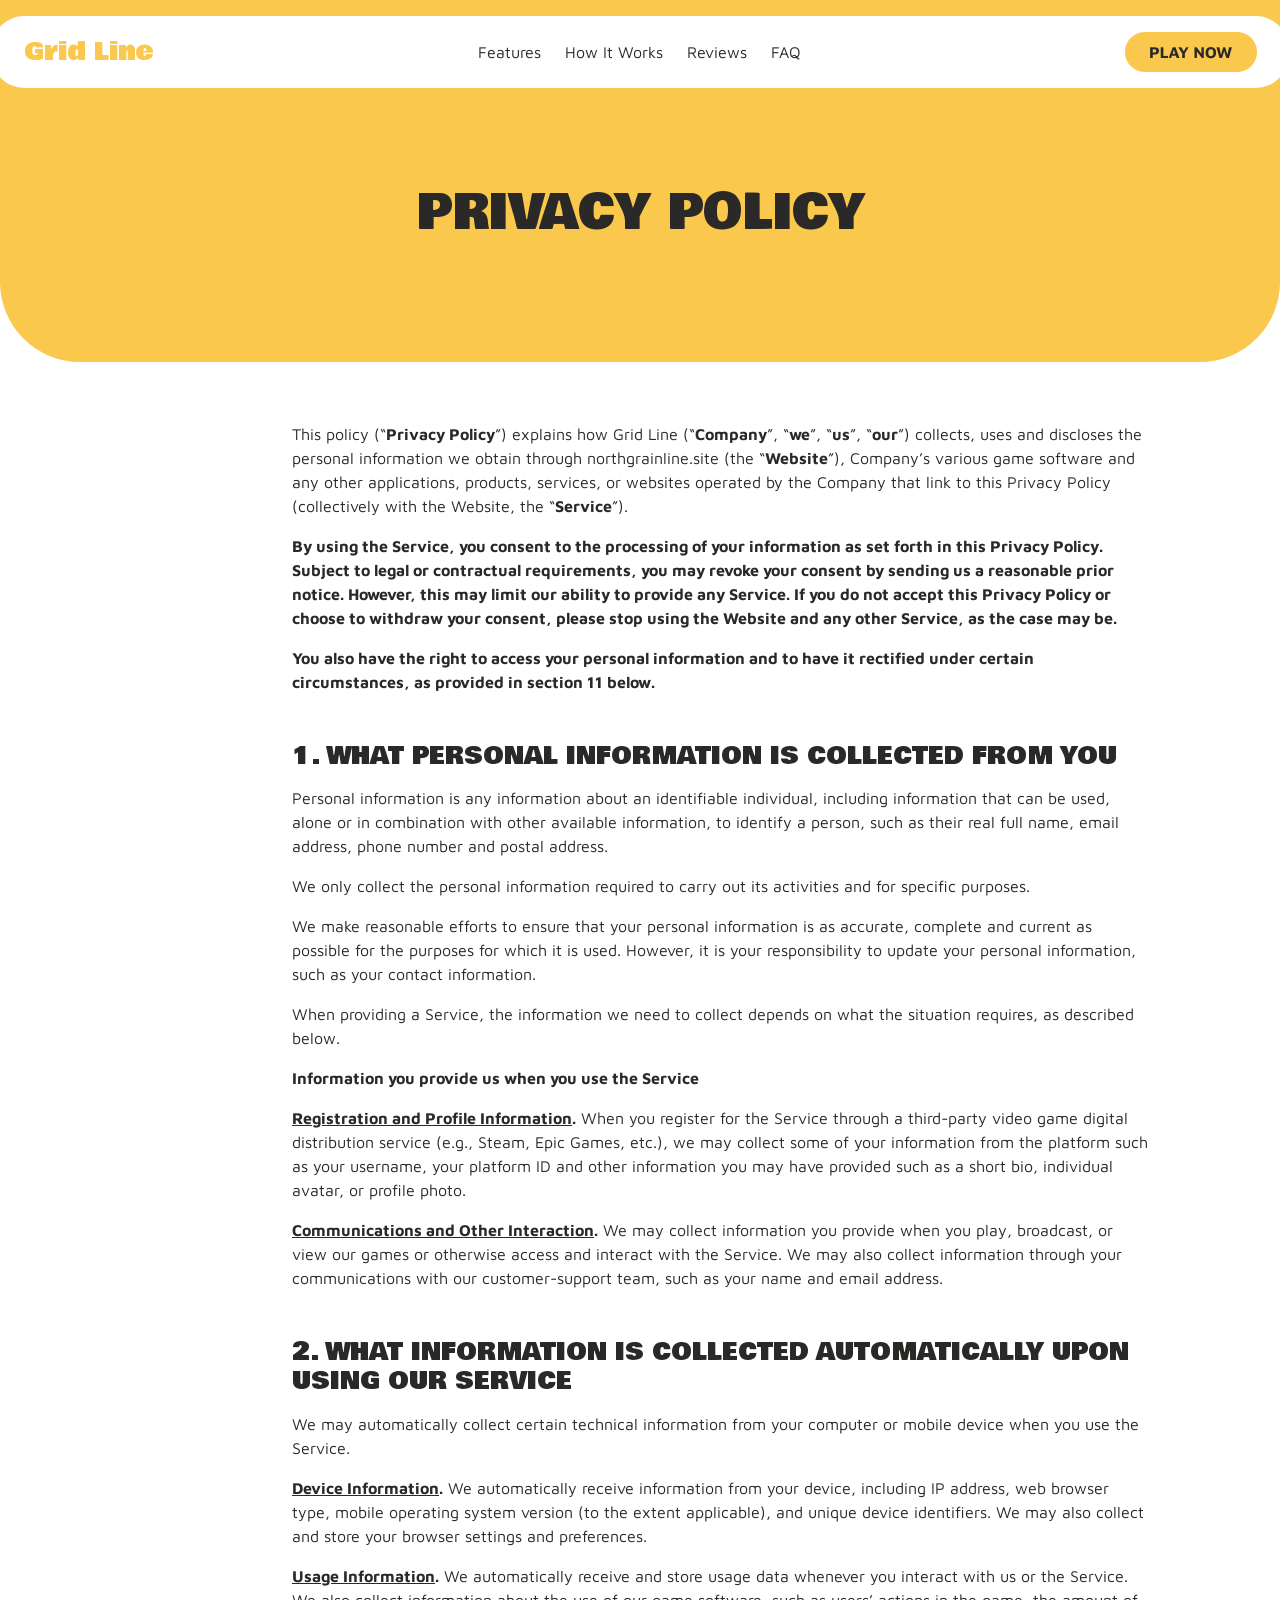
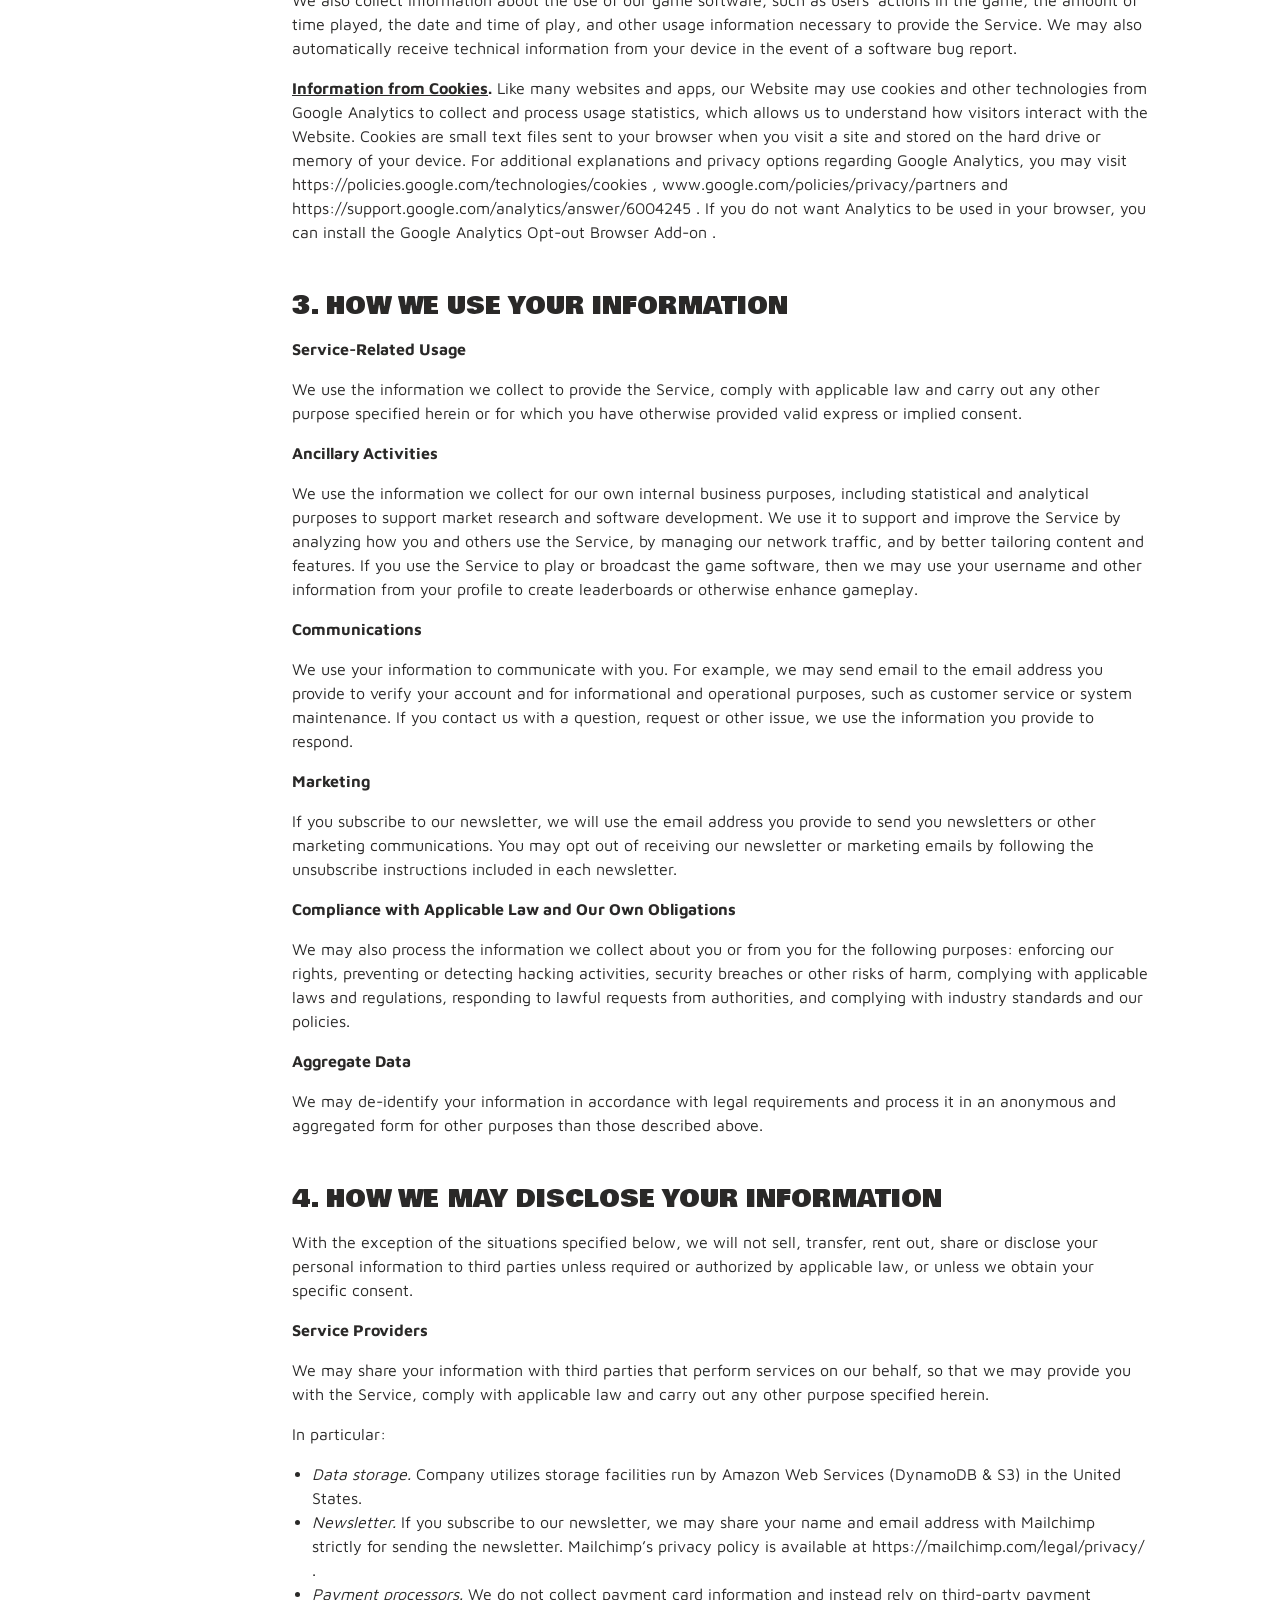
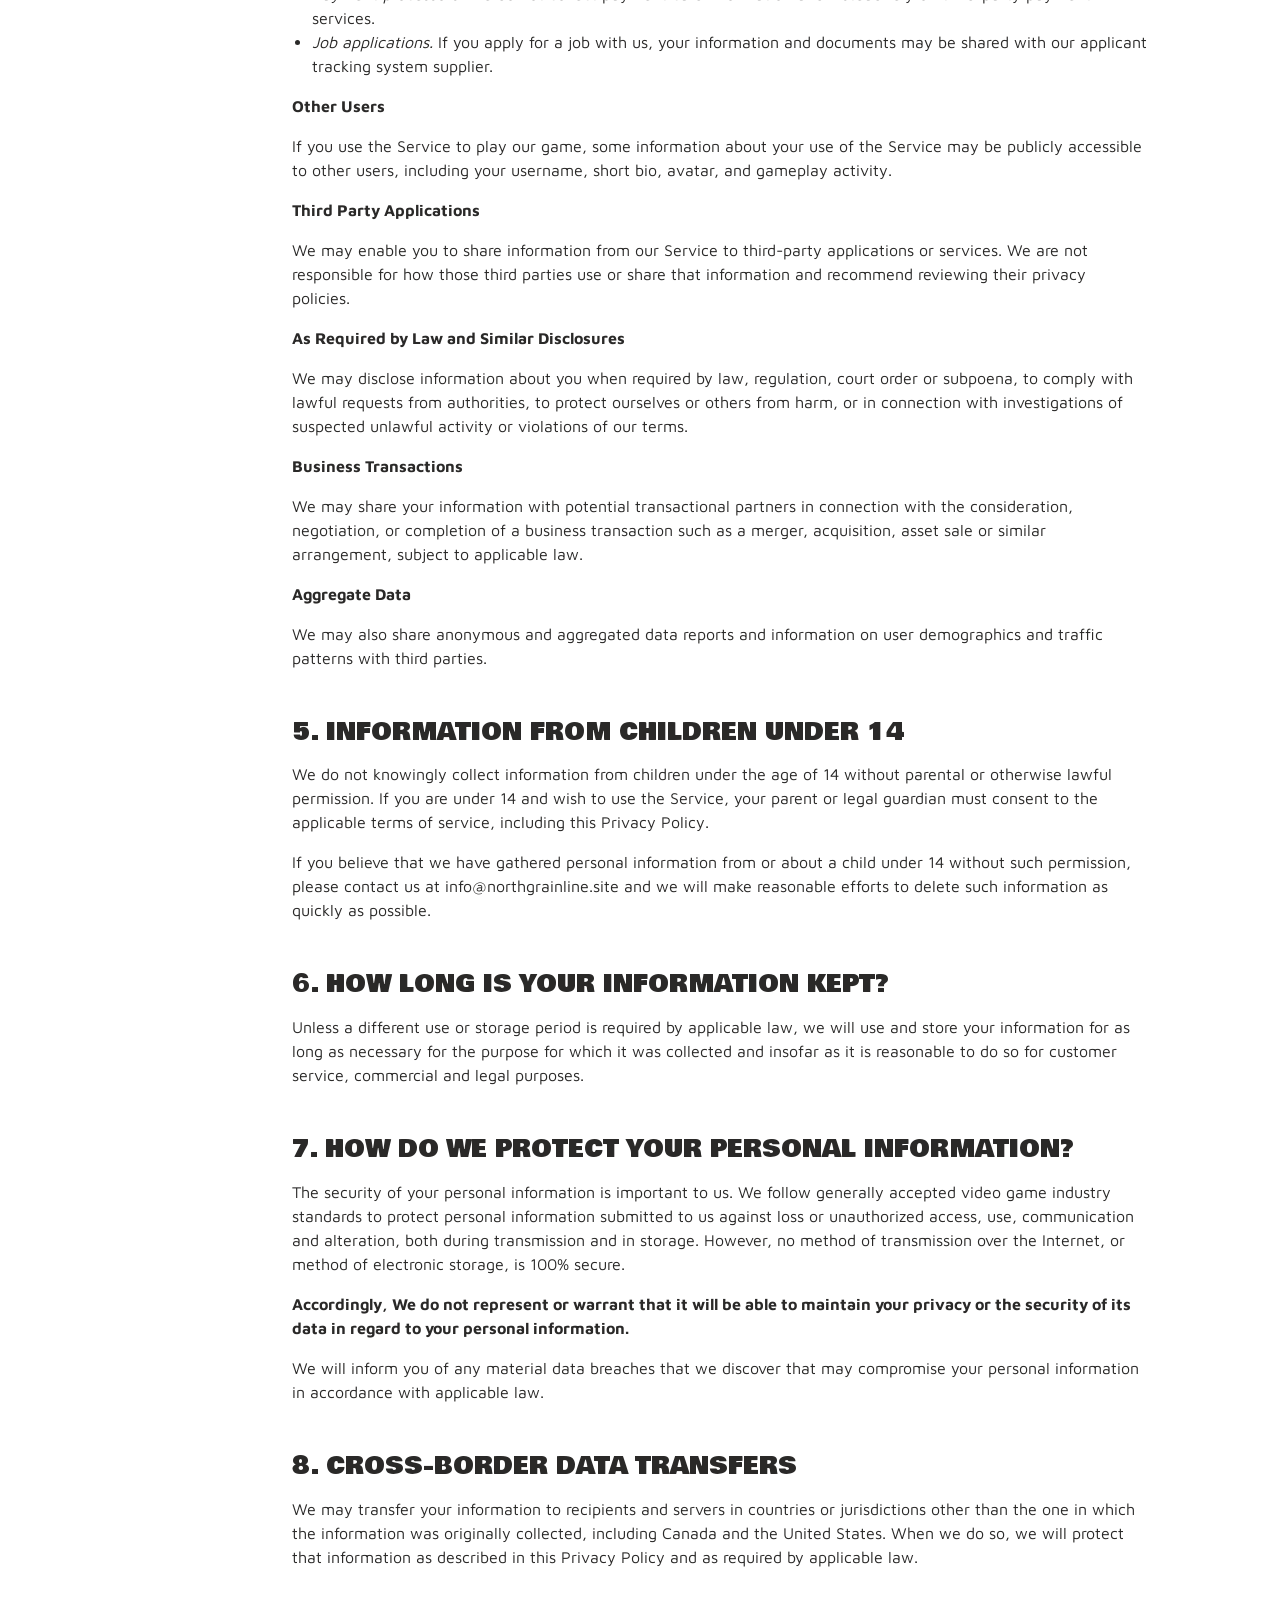
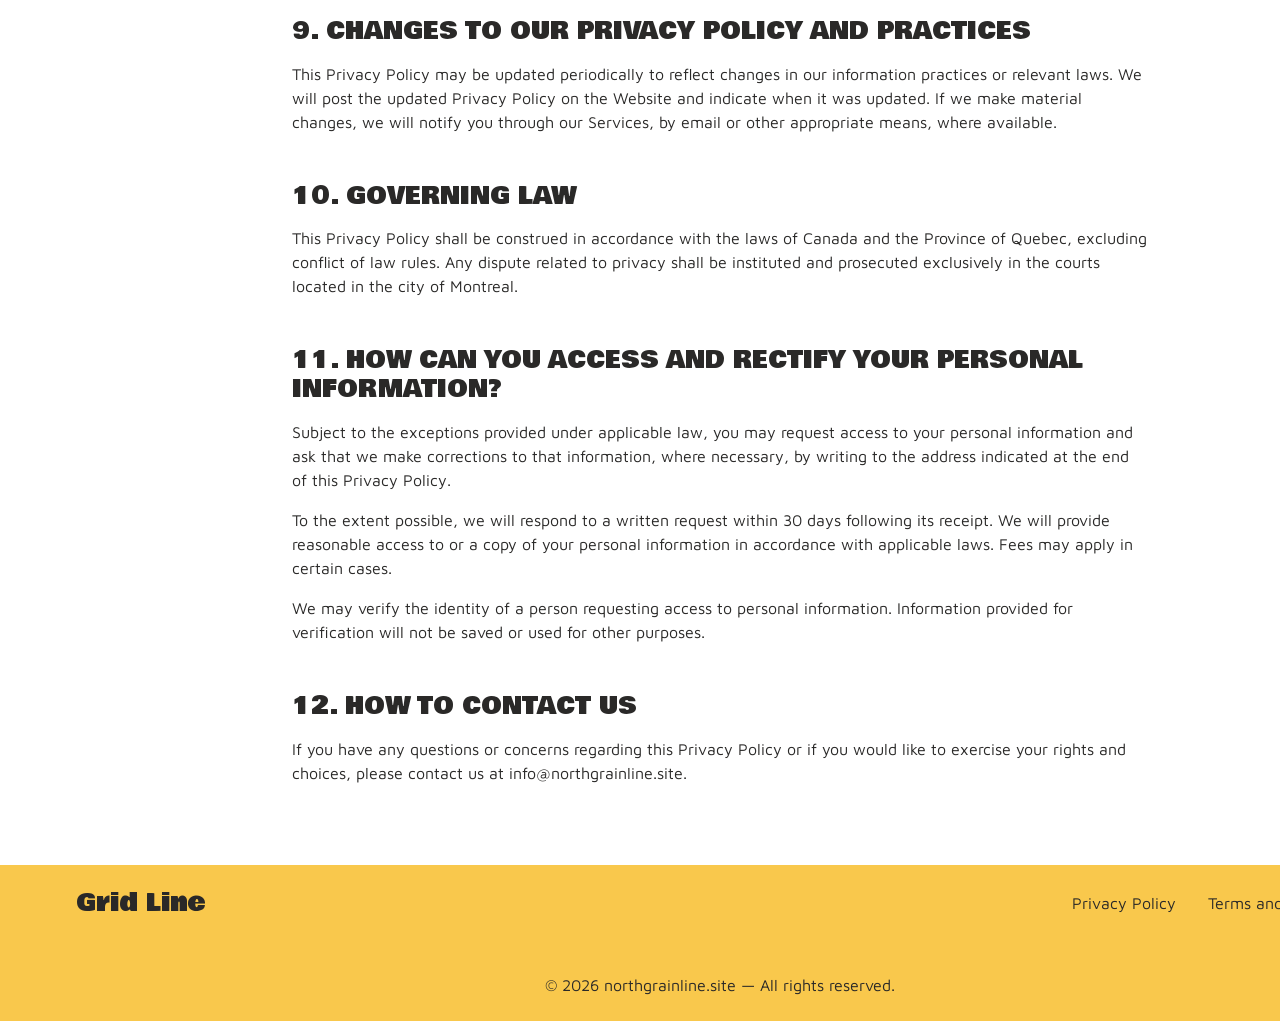
<file: policy.html>
<!doctype html>
<html lang="en">
  <head>
    <meta charset="UTF-8" />
    <meta name="viewport" content="width=device-width, initial-scale=1.0" />

    <title>Privacy Policy</title>
    <link rel="icon" href="img/logo-500x500.png" />

    <link rel="stylesheet" type="text/css" href="slick/slick.css" />
    <link rel="stylesheet" href="css/main.css" />
  </head>

  <body>
    <header class="a-t-header">
      <div class="a-t-header-background"></div>
      <nav class="a-t-navigation">
        <ul class="a-t-navigation-list">
          <li class="a-t-navigation-item">
            <a href="/" class="a-t-title-img a-t-navigation-img"> Grid Line </a>
          </li>

          <li class="a-t-navigation-item">
            <a href="/#why" class="a-t-navigation-link">Features</a>
          </li>
          <li class="a-t-navigation-item">
            <a href="/#uniqueness" class="a-t-navigation-link">How It Works</a>
          </li>

          <li class="a-t-navigation-item">
            <a href="/#how" class="a-t-navigation-link">Reviews</a>
          </li>

          <li class="a-t-navigation-item">
            <a href="/#faq" class="a-t-navigation-link">FAQ</a>
          </li>

          <li class="a-t-navigation-item">
            <a
              href="https://play.google.com/store/apps/details?id=com.GMGame.GridLine&hl=en&gl=us"
              target="_blank"
            >
              <img
                class="a-t-navigation-link a-t-navigation-item-desk"
                alt="logo"
                src="img/btn.png"
                style="height: 40px"
              />
            </a>
          </li>
        </ul>

        <div class="a-t-header-button-wrapper">
          <a href="/" class="a-t-policy-terms-header-icon-menu a-t-title-img">
            Grid Line
          </a>

          <button type="button" class="a-t-header-icon-button" data-menu-button>
            <svg
              class="a-t-header-icon a-t-header-icon-menu"
              width="28"
              height="28"
              viewBox="0 0 28 28"
              fill="none"
              xmlns="http://www.w3.org/2000/svg"
            >
              <path
                d="M23.3334 20.4167C23.7828 20.4169 24.2149 20.59 24.5402 20.9001C24.8655 21.2103 25.0589 21.6337 25.0805 22.0826C25.1021 22.5315 24.9502 22.9715 24.6562 23.3114C24.3622 23.6513 23.9487 23.8651 23.5014 23.9085L23.3334 23.9167H4.66675C4.21733 23.9164 3.78522 23.7433 3.45996 23.4332C3.13471 23.123 2.94123 22.6997 2.91964 22.2508C2.89804 21.8019 3.04997 21.3619 3.34395 21.0219C3.63793 20.682 4.05143 20.4682 4.49875 20.4248L4.66675 20.4167H23.3334ZM23.3334 12.25C23.7975 12.25 24.2427 12.4344 24.5709 12.7626C24.899 13.0907 25.0834 13.5359 25.0834 14C25.0834 14.4641 24.899 14.9092 24.5709 15.2374C24.2427 15.5656 23.7975 15.75 23.3334 15.75H4.66675C4.20262 15.75 3.7575 15.5656 3.42931 15.2374C3.10112 14.9092 2.91675 14.4641 2.91675 14C2.91675 13.5359 3.10112 13.0907 3.42931 12.7626C3.7575 12.4344 4.20262 12.25 4.66675 12.25H23.3334ZM23.3334 4.08333C23.7975 4.08333 24.2427 4.26771 24.5709 4.5959C24.899 4.92408 25.0834 5.3692 25.0834 5.83333C25.0834 6.29746 24.899 6.74258 24.5709 7.07077C24.2427 7.39896 23.7975 7.58333 23.3334 7.58333H4.66675C4.20262 7.58333 3.7575 7.39896 3.42931 7.07077C3.10112 6.74258 2.91675 6.29746 2.91675 5.83333C2.91675 5.3692 3.10112 4.92408 3.42931 4.5959C3.7575 4.26771 4.20262 4.08333 4.66675 4.08333H23.3334Z"
                fill="#2A2928"
              />
            </svg>

            <svg
              class="a-t-header-icon a-t-header-icon-close"
              width="24"
              height="24"
              viewBox="0 0 24 24"
              fill="none"
              xmlns="http://www.w3.org/2000/svg"
            >
              <path
                fill-rule="evenodd"
                clip-rule="evenodd"
                d="M12.0001 14.122L17.3031 19.425C17.5845 19.7064 17.9661 19.8645 18.3641 19.8645C18.762 19.8645 19.1437 19.7064 19.4251 19.425C19.7065 19.1436 19.8646 18.762 19.8646 18.364C19.8646 17.966 19.7065 17.5844 19.4251 17.303L14.1201 12L19.4241 6.697C19.5634 6.55767 19.6738 6.39227 19.7492 6.21025C19.8245 6.02822 19.8633 5.83315 19.8632 5.63615C19.8632 5.43915 19.8243 5.24408 19.7489 5.0621C19.6735 4.88011 19.5629 4.71477 19.4236 4.5755C19.2843 4.43623 19.1189 4.32577 18.9368 4.25043C18.7548 4.17508 18.5597 4.13633 18.3627 4.13637C18.1657 4.13642 17.9707 4.17527 17.7887 4.2507C17.6067 4.32613 17.4414 4.43667 17.3021 4.576L12.0001 9.879L6.69709 4.576C6.55879 4.43267 6.39333 4.31832 6.21036 4.23962C6.02739 4.16092 5.83058 4.11945 5.63141 4.11763C5.43224 4.1158 5.23471 4.15366 5.05033 4.229C4.86595 4.30433 4.69842 4.41563 4.55752 4.55641C4.41661 4.69718 4.30515 4.8646 4.22964 5.04891C4.15414 5.23322 4.11609 5.43072 4.11773 5.62989C4.11936 5.82906 4.16065 6.02591 4.23917 6.20895C4.3177 6.39199 4.43189 6.55756 4.57509 6.696L9.88009 12L4.57609 17.304C4.43289 17.4424 4.3187 17.608 4.24017 17.7911C4.16165 17.9741 4.12036 18.1709 4.11873 18.3701C4.11709 18.5693 4.15514 18.7668 4.23064 18.9511C4.30615 19.1354 4.41761 19.3028 4.55852 19.4436C4.69942 19.5844 4.86695 19.6957 5.05133 19.771C5.23571 19.8463 5.43324 19.8842 5.63241 19.8824C5.83158 19.8805 6.02839 19.8391 6.21136 19.7604C6.39433 19.6817 6.55979 19.5673 6.69809 19.424L12.0001 14.122Z"
                fill="#2A2928"
              />
            </svg>
          </button>
        </div>
      </nav>
    </header>

    <main style="background: #ffffff">
      <h1 class="a-t-policy-terms-container-t">Privacy Policy</h1>
      <div class="a-t-policy-terms-container">
        <p>
          This policy (“<strong>Privacy Policy</strong>”) explains how
          <span class="name">Grid Line</span> (“<strong>Company</strong>”,
          “<strong>we</strong>”, “<strong>us</strong>”, “<strong>our</strong>”)
          collects, uses and discloses the personal information we obtain
          through <span class="app-domain">northgrainline.site</span> (the
          “<strong>Website</strong>”), Company’s various game software and any
          other applications, products, services, or websites operated by the
          Company that link to this Privacy Policy (collectively with the
          Website, the “<strong>Service</strong>”).
        </p>

        <p>
          <strong>
            By using the Service, you consent to the processing of your
            information as set forth in this Privacy Policy. Subject to legal or
            contractual requirements, you may revoke your consent by sending us
            a reasonable prior notice. However, this may limit our ability to
            provide any Service. If you do not accept this Privacy Policy or
            choose to withdraw your consent, please stop using the Website and
            any other Service, as the case may be.
          </strong>
        </p>

        <p>
          <strong>
            You also have the right to access your personal information and to
            have it rectified under certain circumstances, as provided in
            section 11 below.
          </strong>
        </p>

        <section>
          <h2>1. What Personal Information Is Collected from You</h2>
          <p>
            Personal information is any information about an identifiable
            individual, including information that can be used, alone or in
            combination with other available information, to identify a person,
            such as their real full name, email address, phone number and postal
            address.
          </p>
          <p>
            We only collect the personal information required to carry out its
            activities and for specific purposes.
          </p>
          <p>
            We make reasonable efforts to ensure that your personal information
            is as accurate, complete and current as possible for the purposes
            for which it is used. However, it is your responsibility to update
            your personal information, such as your contact information.
          </p>
          <p>
            When providing a Service, the information we need to collect depends
            on what the situation requires, as described below.
          </p>
          <p>
            <strong>Information you provide us when you use the Service</strong>
          </p>
          <p>
            <strong><u>Registration and Profile Information</u>.</strong>
            When you register for the Service through a third-party video game
            digital distribution service (e.g., Steam, Epic Games, etc.), we may
            collect some of your information from the platform such as your
            username, your platform ID and other information you may have
            provided such as a short bio, individual avatar, or profile photo.
          </p>
          <p>
            <strong><u>Communications and Other Interaction</u>.</strong>
            We may collect information you provide when you play, broadcast, or
            view our games or otherwise access and interact with the Service. We
            may also collect information through your communications with our
            customer-support team, such as your name and email address.
          </p>
        </section>

        <section>
          <h2>
            2. What Information Is Collected Automatically Upon Using Our
            Service
          </h2>
          <p>
            We may automatically collect certain technical information from your
            computer or mobile device when you use the Service.
          </p>
          <p>
            <strong><u>Device Information</u>.</strong>
            We automatically receive information from your device, including IP
            address, web browser type, mobile operating system version (to the
            extent applicable), and unique device identifiers. We may also
            collect and store your browser settings and preferences.
          </p>
          <p>
            <strong><u>Usage Information</u>.</strong>
            We automatically receive and store usage data whenever you interact
            with us or the Service. We also collect information about the use of
            our game software, such as users’ actions in the game, the amount of
            time played, the date and time of play, and other usage information
            necessary to provide the Service. We may also automatically receive
            technical information from your device in the event of a software
            bug report.
          </p>
          <p>
            <strong><u>Information from Cookies</u>.</strong>
            Like many websites and apps, our Website may use cookies and other
            technologies from Google Analytics to collect and process usage
            statistics, which allows us to understand how visitors interact with
            the Website. Cookies are small text files sent to your browser when
            you visit a site and stored on the hard drive or memory of your
            device. For additional explanations and privacy options regarding
            Google Analytics, you may visit
            <a href="https://policies.google.com/technologies/cookies">
              https://policies.google.com/technologies/cookies </a
            >,
            <a href="https://www.google.com/policies/privacy/partners">
              www.google.com/policies/privacy/partners
            </a>
            and
            <a href="https://support.google.com/analytics/answer/6004245">
              https://support.google.com/analytics/answer/6004245 </a
            >. If you do not want Analytics to be used in your browser, you can
            install the
            <a href="https://tools.google.com/dlpage/gaoptout?hl=en">
              Google Analytics Opt-out Browser Add-on </a
            >.
          </p>
        </section>

        <section>
          <h2>3. How We Use Your Information</h2>
          <p><strong>Service-Related Usage</strong></p>
          <p>
            We use the information we collect to provide the Service, comply
            with applicable law and carry out any other purpose specified herein
            or for which you have otherwise provided valid express or implied
            consent.
          </p>
          <p><strong>Ancillary Activities</strong></p>
          <p>
            We use the information we collect for our own internal business
            purposes, including statistical and analytical purposes to support
            market research and software development. We use it to support and
            improve the Service by analyzing how you and others use the Service,
            by managing our network traffic, and by better tailoring content and
            features. If you use the Service to play or broadcast the game
            software, then we may use your username and other information from
            your profile to create leaderboards or otherwise enhance gameplay.
          </p>
          <p><strong>Communications</strong></p>
          <p>
            We use your information to communicate with you. For example, we may
            send email to the email address you provide to verify your account
            and for informational and operational purposes, such as customer
            service or system maintenance. If you contact us with a question,
            request or other issue, we use the information you provide to
            respond.
          </p>
          <p><strong>Marketing</strong></p>
          <p>
            If you subscribe to our newsletter, we will use the email address
            you provide to send you newsletters or other marketing
            communications. You may opt out of receiving our newsletter or
            marketing emails by following the unsubscribe instructions included
            in each newsletter.
          </p>
          <p>
            <strong
              >Compliance with Applicable Law and Our Own Obligations</strong
            >
          </p>
          <p>
            We may also process the information we collect about you or from you
            for the following purposes: enforcing our rights, preventing or
            detecting hacking activities, security breaches or other risks of
            harm, complying with applicable laws and regulations, responding to
            lawful requests from authorities, and complying with industry
            standards and our policies.
          </p>
          <p><strong>Aggregate Data</strong></p>
          <p>
            We may de-identify your information in accordance with legal
            requirements and process it in an anonymous and aggregated form for
            other purposes than those described above.
          </p>
        </section>

        <section>
          <h2>4. How We May Disclose Your Information</h2>
          <p>
            With the exception of the situations specified below, we will not
            sell, transfer, rent out, share or disclose your personal
            information to third parties unless required or authorized by
            applicable law, or unless we obtain your specific consent.
          </p>
          <p><strong>Service Providers</strong></p>
          <p>
            We may share your information with third parties that perform
            services on our behalf, so that we may provide you with the Service,
            comply with applicable law and carry out any other purpose specified
            herein.
          </p>
          <p>In particular:</p>
          <ul>
            <li>
              <em>Data storage.</em> Company utilizes storage facilities run by
              Amazon Web Services (DynamoDB &amp; S3) in the United States.
            </li>
            <li>
              <em>Newsletter.</em> If you subscribe to our newsletter, we may
              share your name and email address with Mailchimp strictly for
              sending the newsletter. Mailchimp’s privacy policy is available at
              <a href="https://mailchimp.com/legal/privacy/">
                https://mailchimp.com/legal/privacy/ </a
              >.
            </li>
            <li>
              <em>Payment processors.</em> We do not collect payment card
              information and instead rely on third-party payment services.
            </li>
            <li>
              <em>Job applications.</em> If you apply for a job with us, your
              information and documents may be shared with our applicant
              tracking system supplier.
            </li>
          </ul>
          <p><strong>Other Users</strong></p>
          <p>
            If you use the Service to play our game, some information about your
            use of the Service may be publicly accessible to other users,
            including your username, short bio, avatar, and gameplay activity.
          </p>
          <p><strong>Third Party Applications</strong></p>
          <p>
            We may enable you to share information from our Service to
            third-party applications or services. We are not responsible for how
            those third parties use or share that information and recommend
            reviewing their privacy policies.
          </p>
          <p><strong>As Required by Law and Similar Disclosures</strong></p>
          <p>
            We may disclose information about you when required by law,
            regulation, court order or subpoena, to comply with lawful requests
            from authorities, to protect ourselves or others from harm, or in
            connection with investigations of suspected unlawful activity or
            violations of our terms.
          </p>
          <p><strong>Business Transactions</strong></p>
          <p>
            We may share your information with potential transactional partners
            in connection with the consideration, negotiation, or completion of
            a business transaction such as a merger, acquisition, asset sale or
            similar arrangement, subject to applicable law.
          </p>
          <p><strong>Aggregate Data</strong></p>
          <p>
            We may also share anonymous and aggregated data reports and
            information on user demographics and traffic patterns with third
            parties.
          </p>
        </section>

        <section>
          <h2>5. Information from Children Under 14</h2>
          <p>
            We do not knowingly collect information from children under the age
            of 14 without parental or otherwise lawful permission. If you are
            under 14 and wish to use the Service, your parent or legal guardian
            must consent to the applicable terms of service, including this
            Privacy Policy.
          </p>
          <p>
            If you believe that we have gathered personal information from or
            about a child under 14 without such permission, please contact us at
            <a href="mailto:info@northgrainline.site"
              ><span class="domain">info@northgrainline.site</span></a
            >
            and we will make reasonable efforts to delete such information as
            quickly as possible.
          </p>
        </section>

        <section>
          <h2>6. How Long Is Your Information Kept?</h2>
          <p>
            Unless a different use or storage period is required by applicable
            law, we will use and store your information for as long as necessary
            for the purpose for which it was collected and insofar as it is
            reasonable to do so for customer service, commercial and legal
            purposes.
          </p>
        </section>

        <section>
          <h2>7. How Do We Protect Your Personal Information?</h2>
          <p>
            The security of your personal information is important to us. We
            follow generally accepted video game industry standards to protect
            personal information submitted to us against loss or unauthorized
            access, use, communication and alteration, both during transmission
            and in storage. However, no method of transmission over the
            Internet, or method of electronic storage, is 100% secure.
          </p>
          <p>
            <strong>
              Accordingly, We do not represent or warrant that it will be able
              to maintain your privacy or the security of its data in regard to
              your personal information.
            </strong>
          </p>
          <p>
            We will inform you of any material data breaches that we discover
            that may compromise your personal information in accordance with
            applicable law.
          </p>
        </section>

        <section>
          <h2>8. Cross-Border Data Transfers</h2>
          <p>
            We may transfer your information to recipients and servers in
            countries or jurisdictions other than the one in which the
            information was originally collected, including Canada and the
            United States. When we do so, we will protect that information as
            described in this Privacy Policy and as required by applicable law.
          </p>
        </section>

        <section>
          <h2>9. Changes to Our Privacy Policy and Practices</h2>
          <p>
            This Privacy Policy may be updated periodically to reflect changes
            in our information practices or relevant laws. We will post the
            updated Privacy Policy on the Website and indicate when it was
            updated. If we make material changes, we will notify you through our
            Services, by email or other appropriate means, where available.
          </p>
        </section>

        <section>
          <h2>10. Governing Law</h2>
          <p>
            This Privacy Policy shall be construed in accordance with the laws
            of Canada and the Province of Quebec, excluding conflict of law
            rules. Any dispute related to privacy shall be instituted and
            prosecuted exclusively in the courts located in the city of
            Montreal.
          </p>
        </section>

        <section>
          <h2>11. How Can You Access and Rectify Your Personal Information?</h2>
          <p>
            Subject to the exceptions provided under applicable law, you may
            request access to your personal information and ask that we make
            corrections to that information, where necessary, by writing to the
            address indicated at the end of this Privacy Policy.
          </p>
          <p>
            To the extent possible, we will respond to a written request within
            30 days following its receipt. We will provide reasonable access to
            or a copy of your personal information in accordance with applicable
            laws. Fees may apply in certain cases.
          </p>
          <p>
            We may verify the identity of a person requesting access to personal
            information. Information provided for verification will not be saved
            or used for other purposes.
          </p>
        </section>

        <section>
          <h2>12. How to Contact Us</h2>
          <p>
            If you have any questions or concerns regarding this Privacy Policy
            or if you would like to exercise your rights and choices, please
            contact us at
            <a href="mailto:info@northgrainline.site"
              ><span class="domain">info@northgrainline.site</span></a
            >.
          </p>
        </section>
      </div>
    </main>

    <footer class="a-t-footer" style="margin: auto; background: #f9c84c">
      <div class="a-t-footer-container">
        <p class="a-t-footer-copyright-two">Grid Line</p>
        <div class="a-t-footer-wrapper">
          <a class="a-t-footer-text" href="/policy.html">Privacy Policy</a>
          <a class="a-t-footer-text" href="/terms.html"
            >Terms and Conditions
          </a>
        </div>
        <p class="a-t-footer-copyright">
          © 2026 northgrainline.site — All rights reserved.
        </p>
      </div>
    </footer>
    <script src="js/mobile-menu.js"></script>
  </body>
</html>
</file>
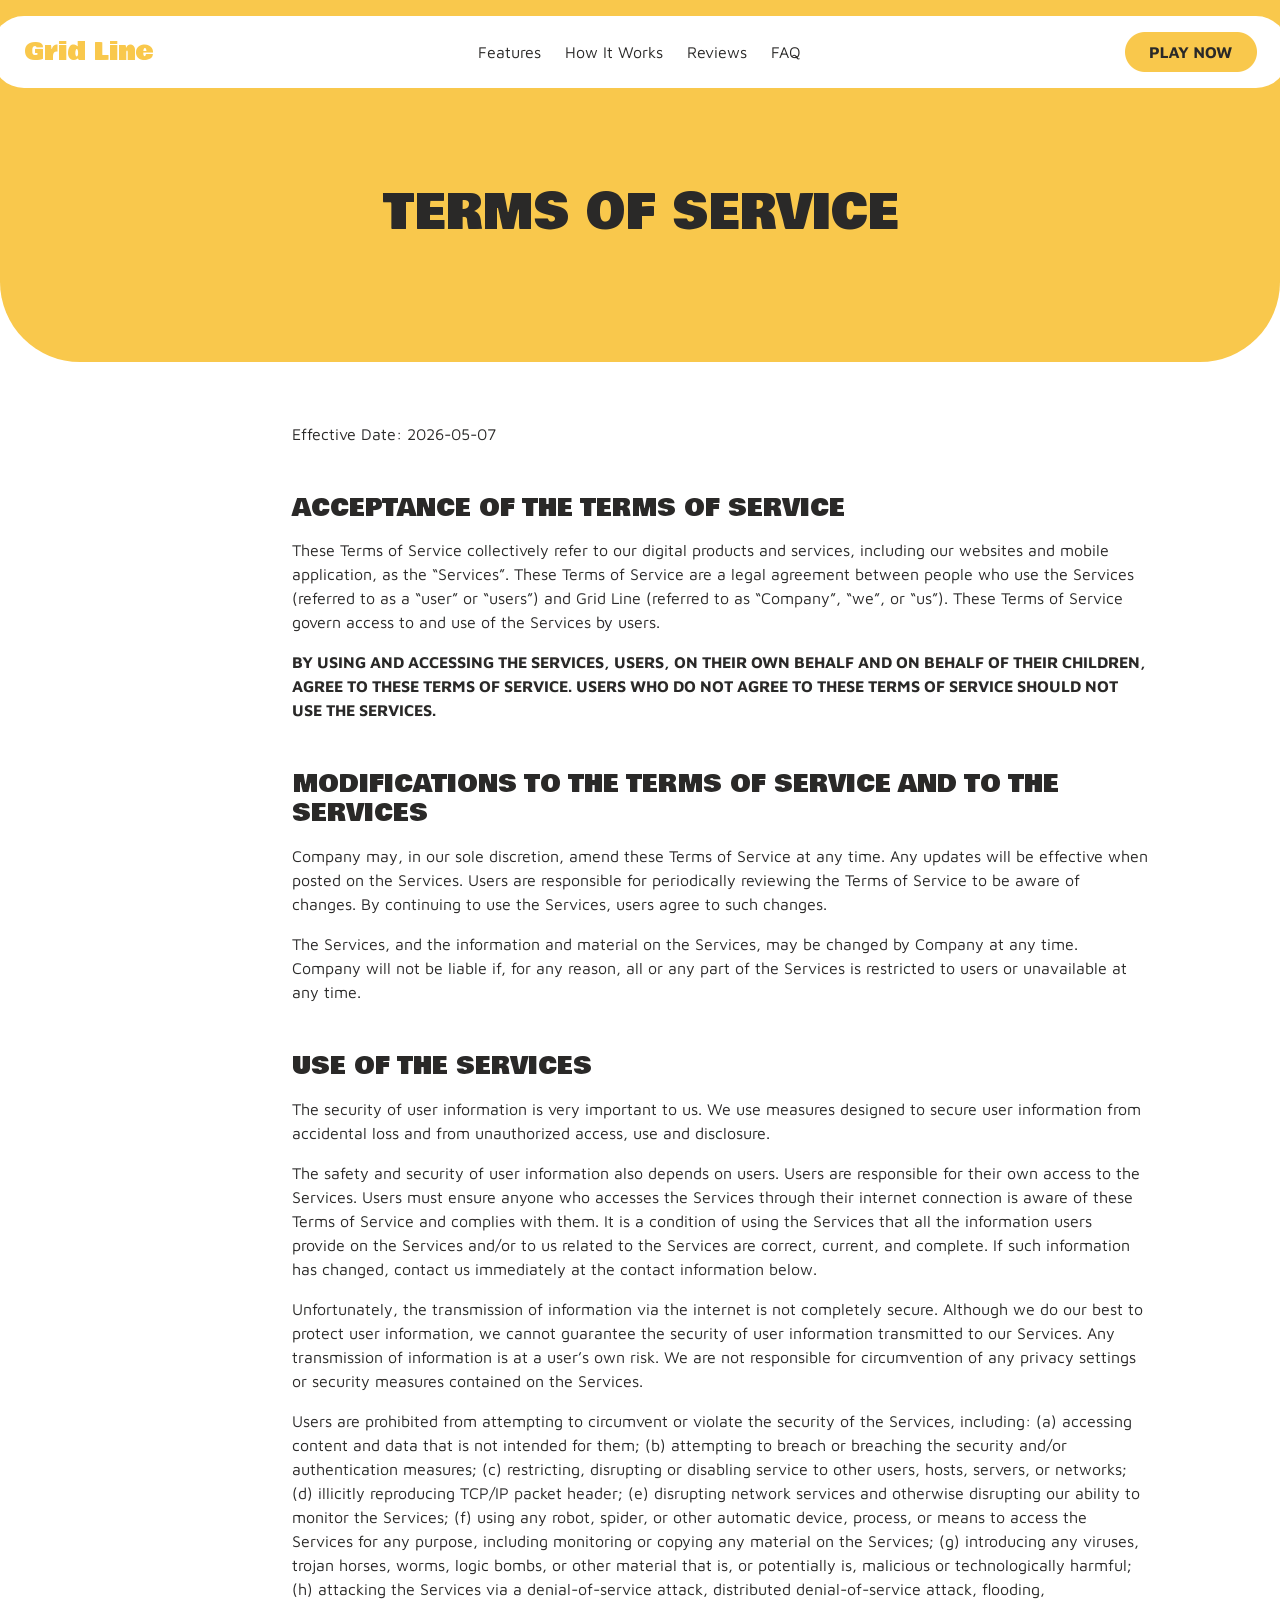
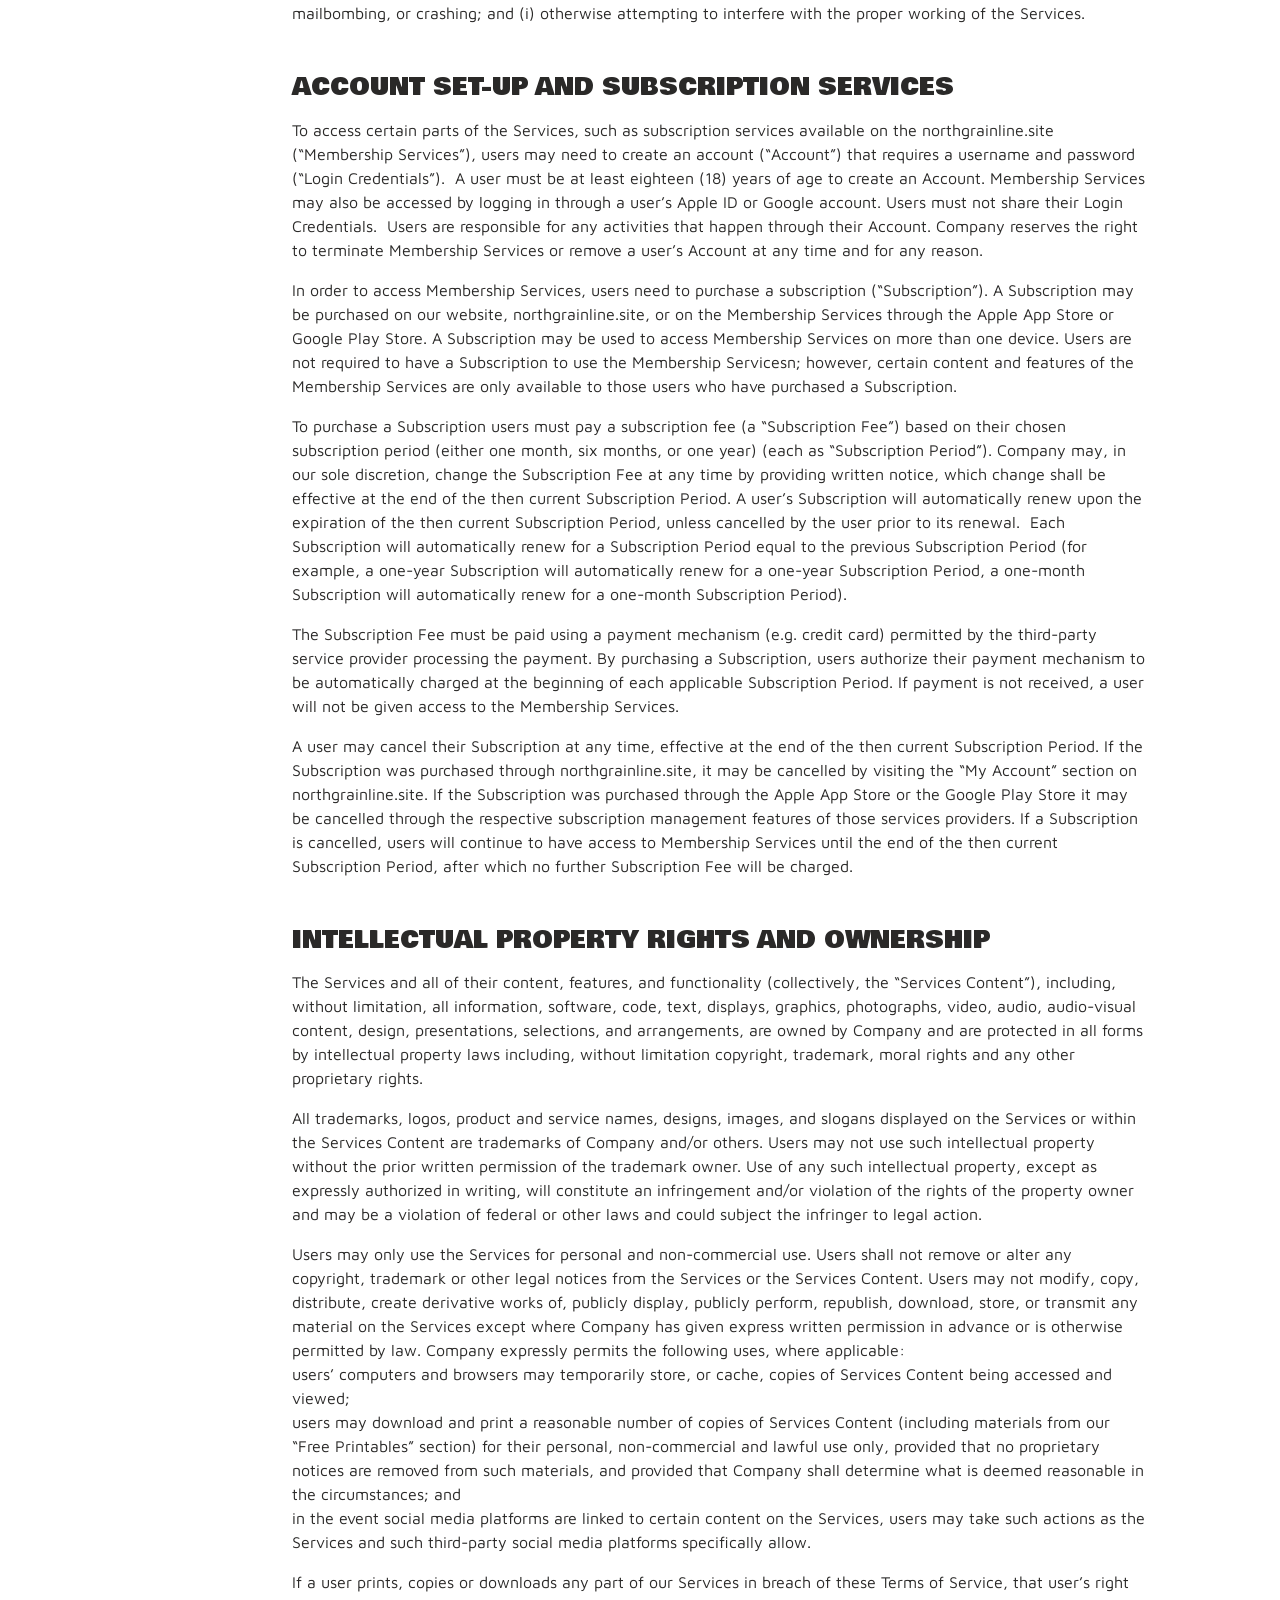
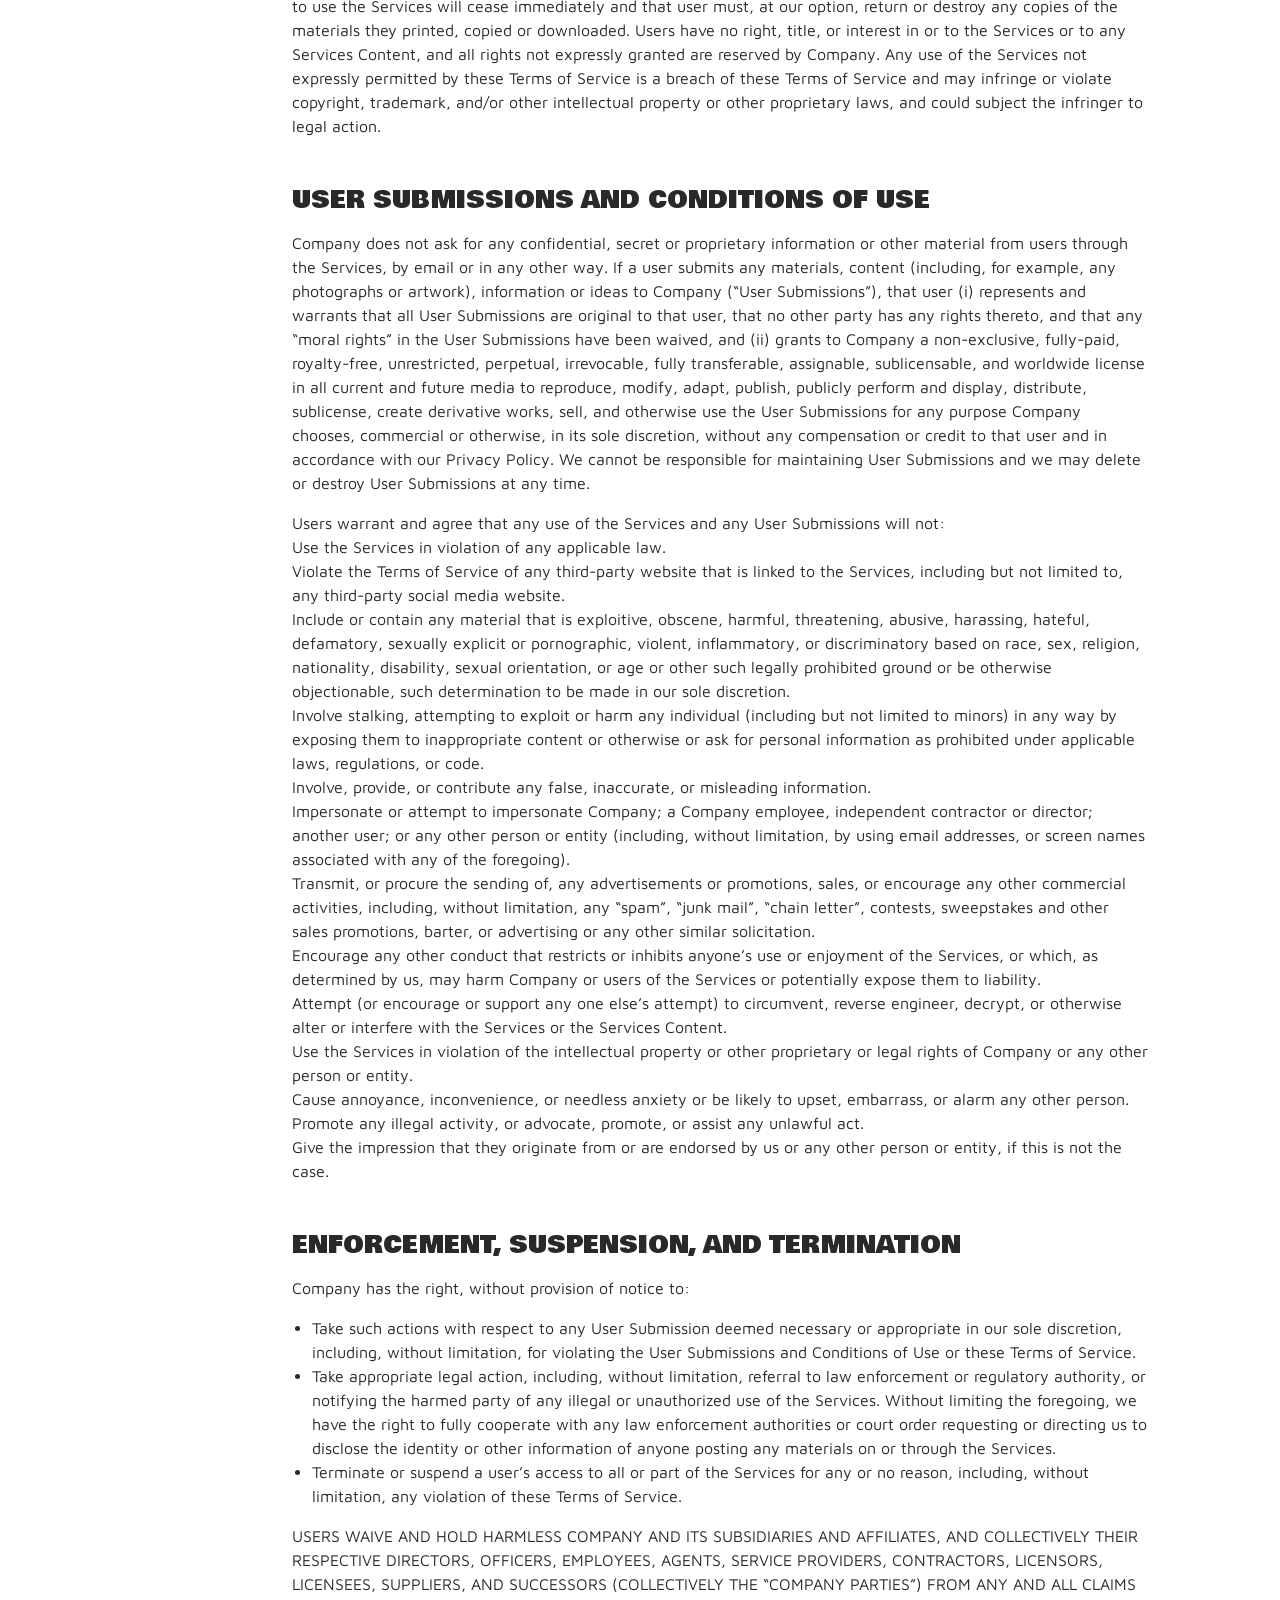
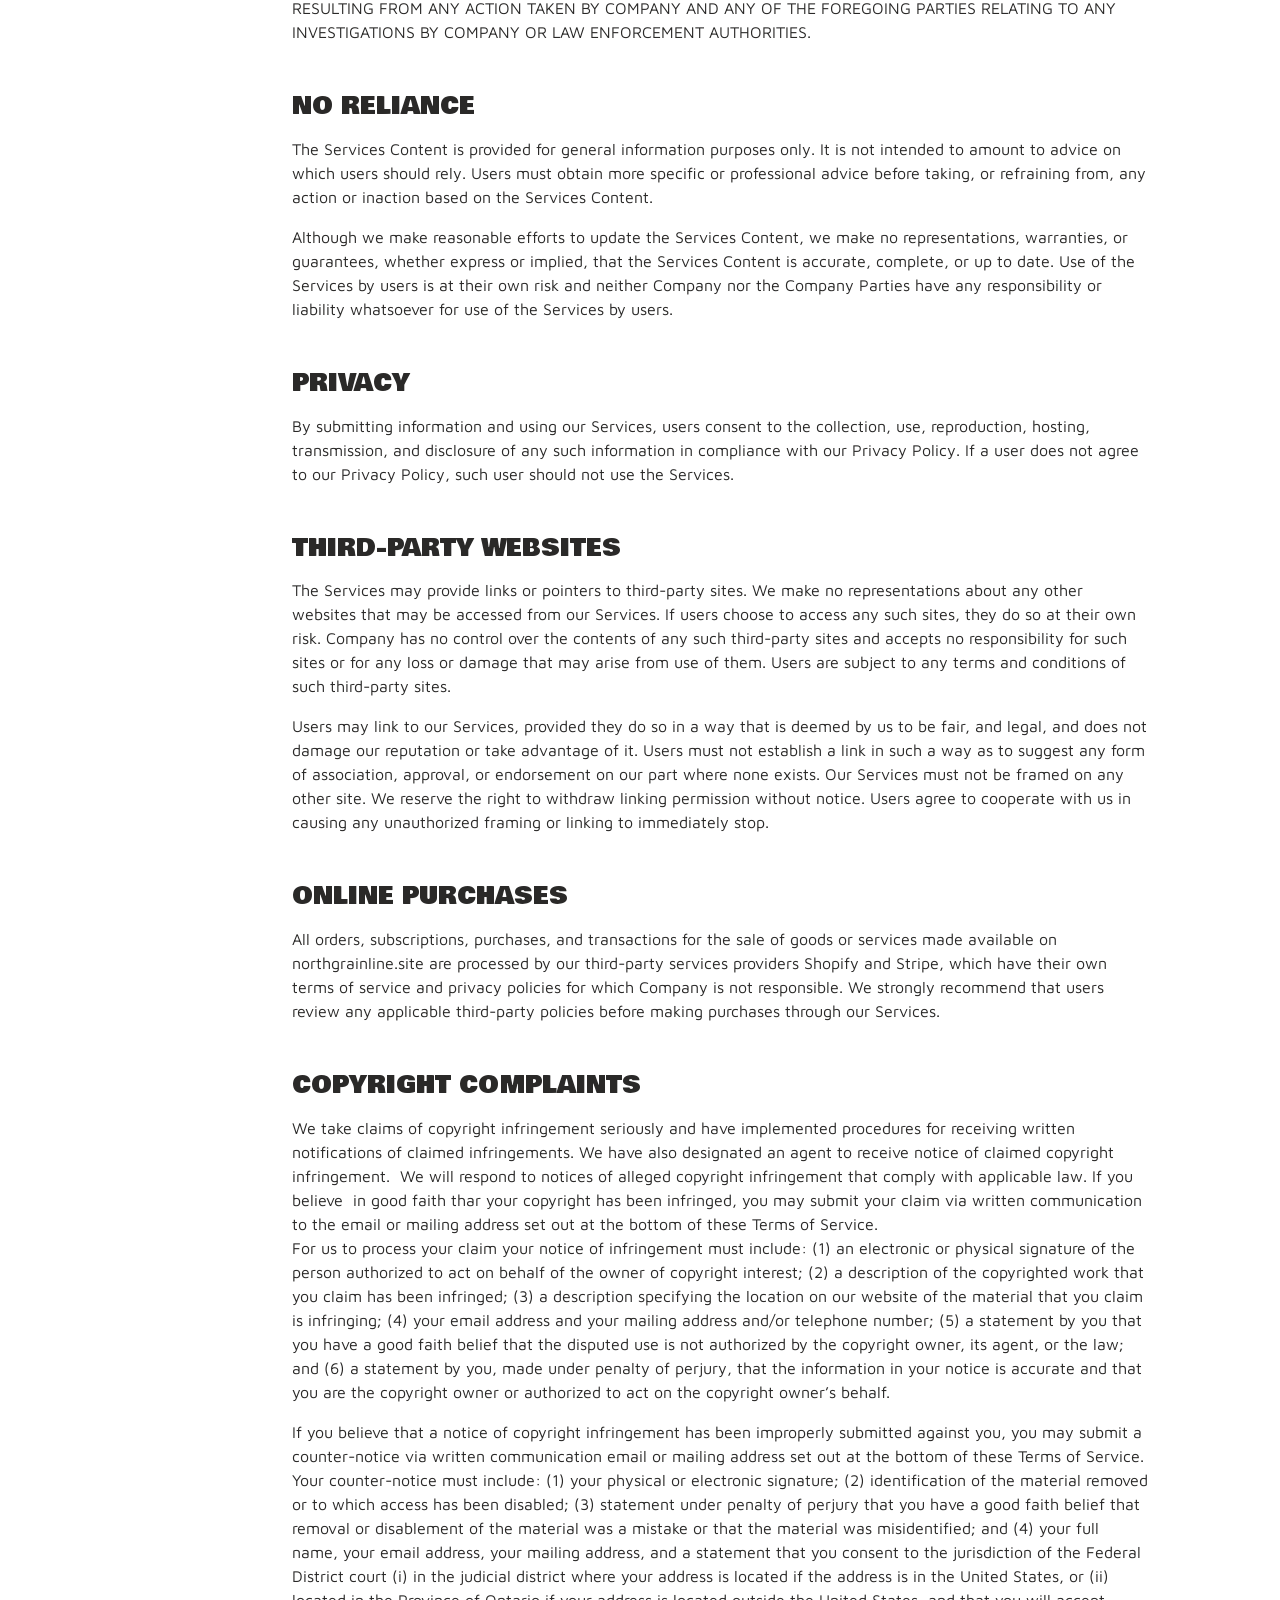
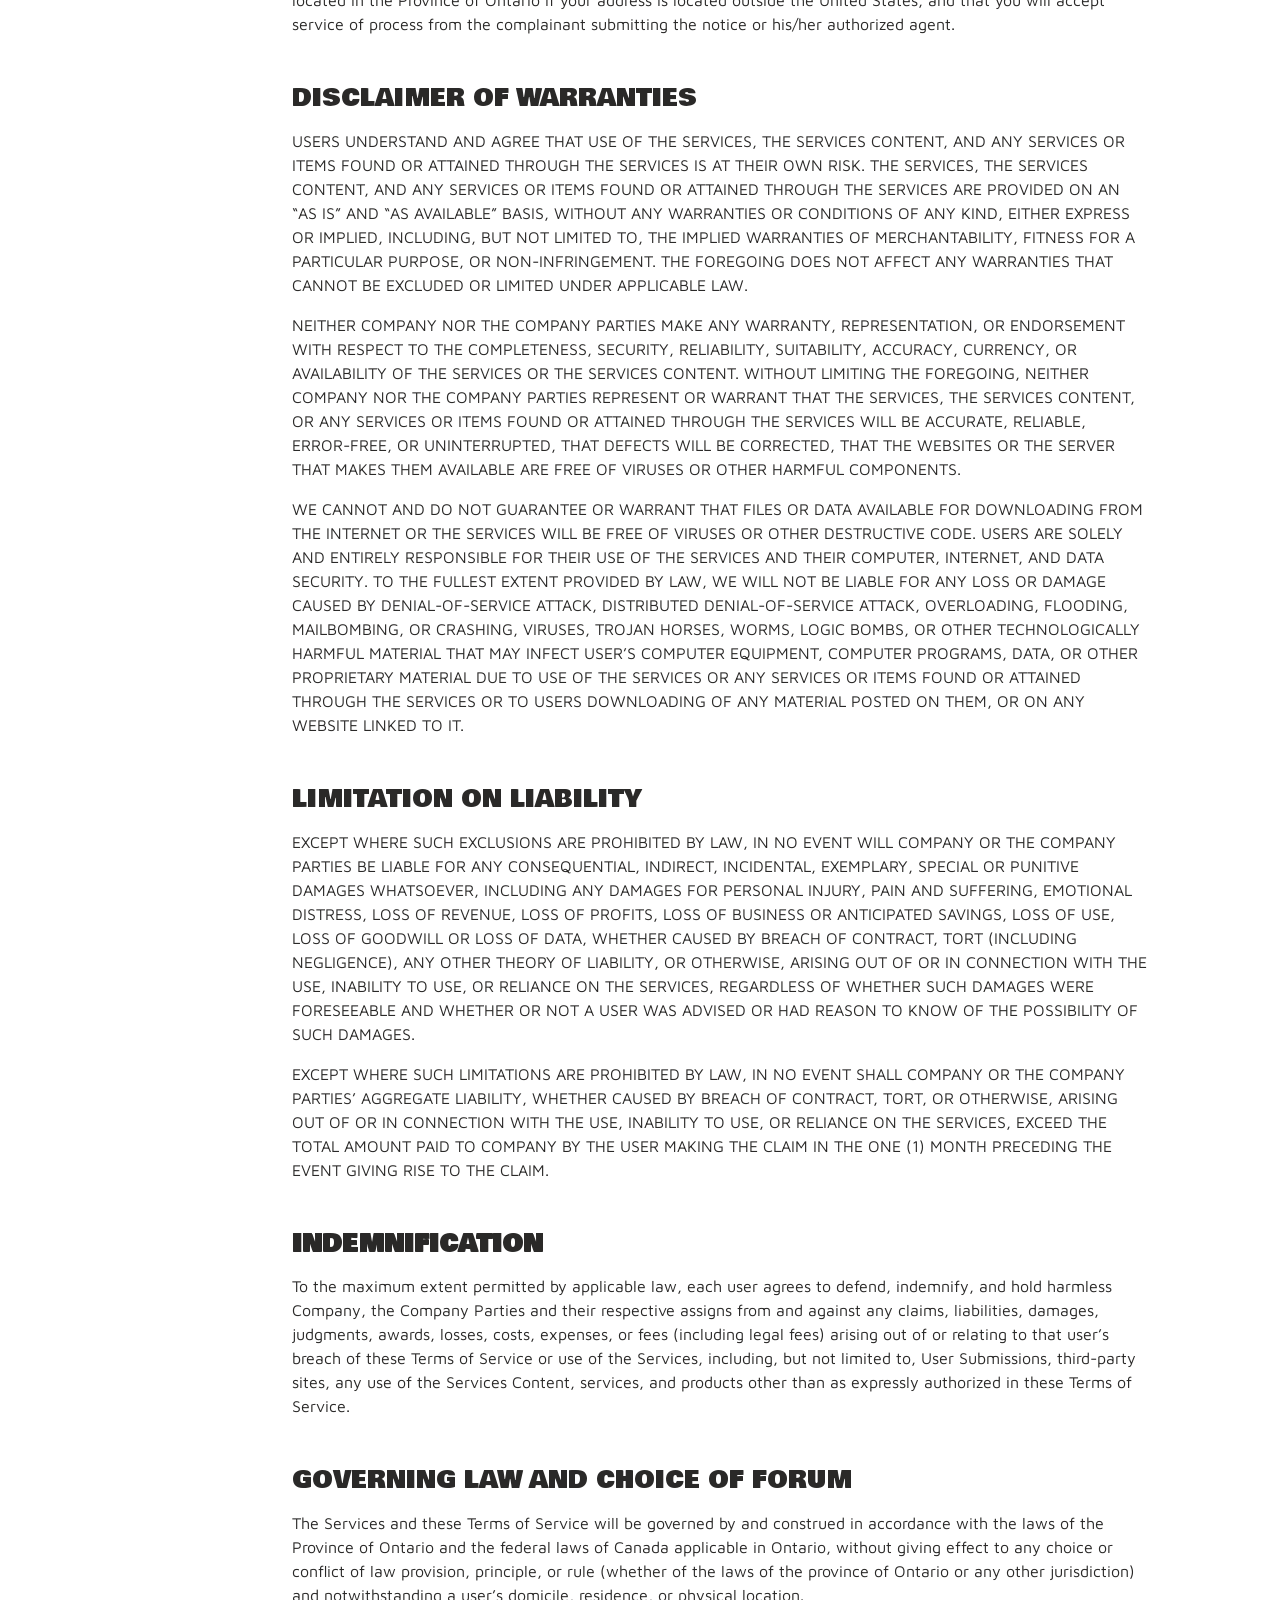
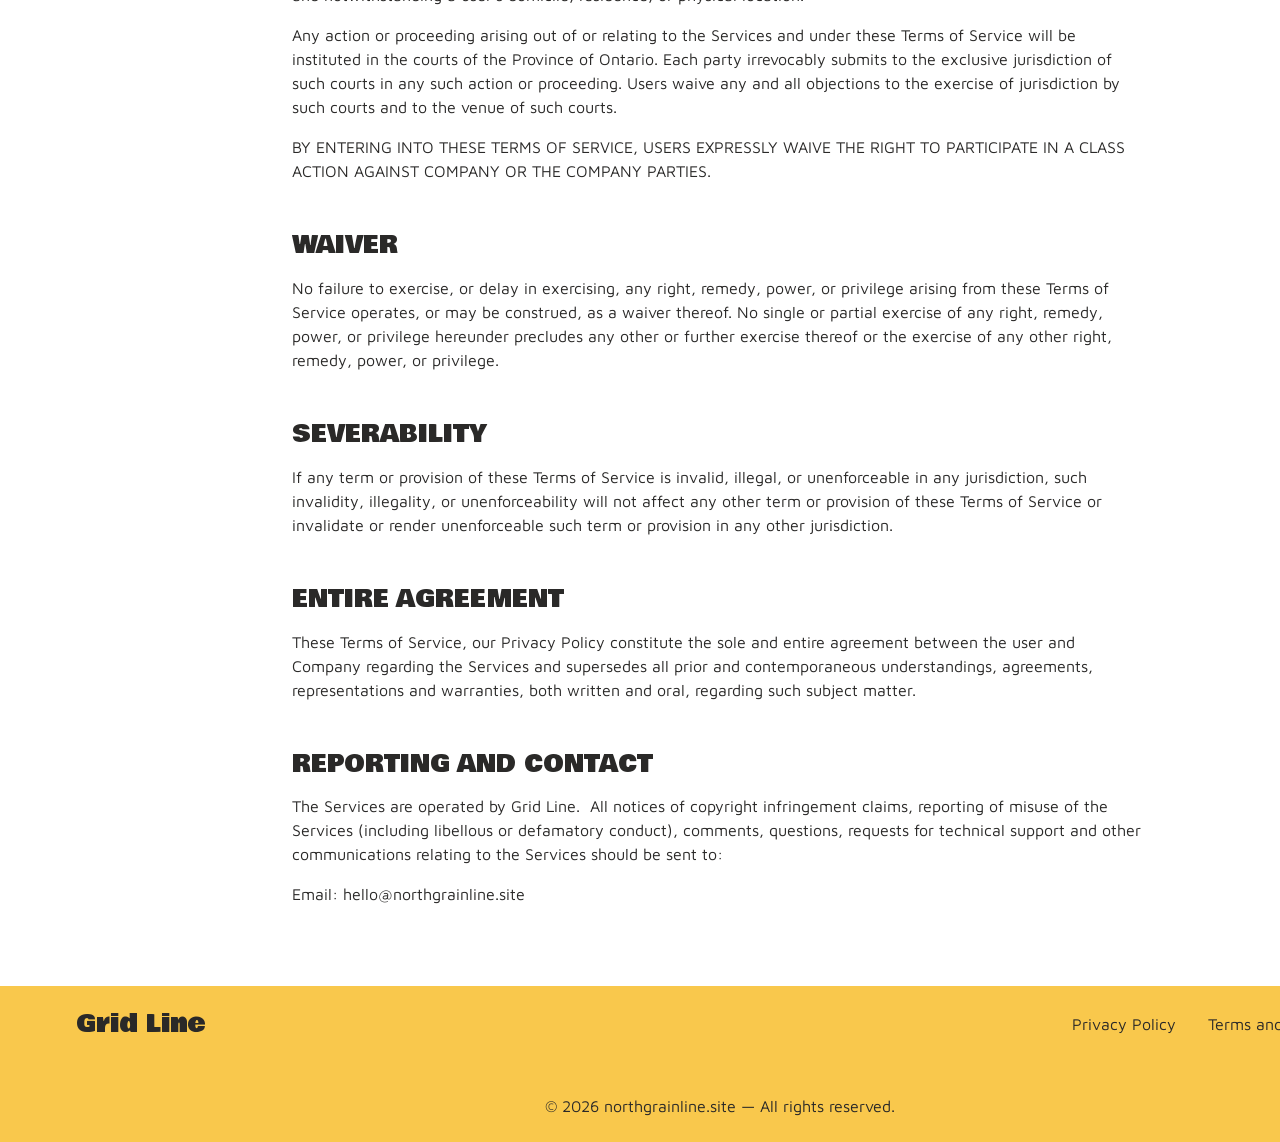
<file: terms.html>
<!doctype html>
<html lang="en">
  <head>
    <meta charset="UTF-8" />
    <meta name="viewport" content="width=device-width, initial-scale=1.0" />

    <title>Terms of Service</title>
    <link rel="icon" href="img/logo-500x500.png" />

    <link rel="stylesheet" type="text/css" href="slick/slick.css" />
    <link rel="stylesheet" href="css/main.css" />
  </head>

  <body>
    <header class="a-t-header">
      <div class="a-t-header-background"></div>
      <nav class="a-t-navigation">
        <ul class="a-t-navigation-list">
          <li class="a-t-navigation-item">
            <a href="/" class="a-t-title-img a-t-navigation-img"> Grid Line </a>
          </li>

          <li class="a-t-navigation-item">
            <a href="/#why" class="a-t-navigation-link">Features</a>
          </li>
          <li class="a-t-navigation-item">
            <a href="/#uniqueness" class="a-t-navigation-link">How It Works</a>
          </li>

          <li class="a-t-navigation-item">
            <a href="/#how" class="a-t-navigation-link">Reviews</a>
          </li>

          <li class="a-t-navigation-item">
            <a href="/#faq" class="a-t-navigation-link">FAQ</a>
          </li>

          <li class="a-t-navigation-item">
            <a
              href="https://play.google.com/store/apps/details?id=com.GMGame.GridLine&hl=en&gl=us"
              target="_blank"
            >
              <img
                class="a-t-navigation-link a-t-navigation-item-desk"
                alt="logo"
                src="img/btn.png"
                style="height: 40px"
              />
            </a>
          </li>
        </ul>

        <div class="a-t-header-button-wrapper">
          <a href="/" class="a-t-policy-terms-header-icon-menu a-t-title-img">
            Grid Line
          </a>

          <button type="button" class="a-t-header-icon-button" data-menu-button>
            <svg
              class="a-t-header-icon a-t-header-icon-menu"
              width="28"
              height="28"
              viewBox="0 0 28 28"
              fill="none"
              xmlns="http://www.w3.org/2000/svg"
            >
              <path
                d="M23.3334 20.4167C23.7828 20.4169 24.2149 20.59 24.5402 20.9001C24.8655 21.2103 25.0589 21.6337 25.0805 22.0826C25.1021 22.5315 24.9502 22.9715 24.6562 23.3114C24.3622 23.6513 23.9487 23.8651 23.5014 23.9085L23.3334 23.9167H4.66675C4.21733 23.9164 3.78522 23.7433 3.45996 23.4332C3.13471 23.123 2.94123 22.6997 2.91964 22.2508C2.89804 21.8019 3.04997 21.3619 3.34395 21.0219C3.63793 20.682 4.05143 20.4682 4.49875 20.4248L4.66675 20.4167H23.3334ZM23.3334 12.25C23.7975 12.25 24.2427 12.4344 24.5709 12.7626C24.899 13.0907 25.0834 13.5359 25.0834 14C25.0834 14.4641 24.899 14.9092 24.5709 15.2374C24.2427 15.5656 23.7975 15.75 23.3334 15.75H4.66675C4.20262 15.75 3.7575 15.5656 3.42931 15.2374C3.10112 14.9092 2.91675 14.4641 2.91675 14C2.91675 13.5359 3.10112 13.0907 3.42931 12.7626C3.7575 12.4344 4.20262 12.25 4.66675 12.25H23.3334ZM23.3334 4.08333C23.7975 4.08333 24.2427 4.26771 24.5709 4.5959C24.899 4.92408 25.0834 5.3692 25.0834 5.83333C25.0834 6.29746 24.899 6.74258 24.5709 7.07077C24.2427 7.39896 23.7975 7.58333 23.3334 7.58333H4.66675C4.20262 7.58333 3.7575 7.39896 3.42931 7.07077C3.10112 6.74258 2.91675 6.29746 2.91675 5.83333C2.91675 5.3692 3.10112 4.92408 3.42931 4.5959C3.7575 4.26771 4.20262 4.08333 4.66675 4.08333H23.3334Z"
                fill="#2A2928"
              />
            </svg>

            <svg
              class="a-t-header-icon a-t-header-icon-close"
              width="24"
              height="24"
              viewBox="0 0 24 24"
              fill="none"
              xmlns="http://www.w3.org/2000/svg"
            >
              <path
                fill-rule="evenodd"
                clip-rule="evenodd"
                d="M12.0001 14.122L17.3031 19.425C17.5845 19.7064 17.9661 19.8645 18.3641 19.8645C18.762 19.8645 19.1437 19.7064 19.4251 19.425C19.7065 19.1436 19.8646 18.762 19.8646 18.364C19.8646 17.966 19.7065 17.5844 19.4251 17.303L14.1201 12L19.4241 6.697C19.5634 6.55767 19.6738 6.39227 19.7492 6.21025C19.8245 6.02822 19.8633 5.83315 19.8632 5.63615C19.8632 5.43915 19.8243 5.24408 19.7489 5.0621C19.6735 4.88011 19.5629 4.71477 19.4236 4.5755C19.2843 4.43623 19.1189 4.32577 18.9368 4.25043C18.7548 4.17508 18.5597 4.13633 18.3627 4.13637C18.1657 4.13642 17.9707 4.17527 17.7887 4.2507C17.6067 4.32613 17.4414 4.43667 17.3021 4.576L12.0001 9.879L6.69709 4.576C6.55879 4.43267 6.39333 4.31832 6.21036 4.23962C6.02739 4.16092 5.83058 4.11945 5.63141 4.11763C5.43224 4.1158 5.23471 4.15366 5.05033 4.229C4.86595 4.30433 4.69842 4.41563 4.55752 4.55641C4.41661 4.69718 4.30515 4.8646 4.22964 5.04891C4.15414 5.23322 4.11609 5.43072 4.11773 5.62989C4.11936 5.82906 4.16065 6.02591 4.23917 6.20895C4.3177 6.39199 4.43189 6.55756 4.57509 6.696L9.88009 12L4.57609 17.304C4.43289 17.4424 4.3187 17.608 4.24017 17.7911C4.16165 17.9741 4.12036 18.1709 4.11873 18.3701C4.11709 18.5693 4.15514 18.7668 4.23064 18.9511C4.30615 19.1354 4.41761 19.3028 4.55852 19.4436C4.69942 19.5844 4.86695 19.6957 5.05133 19.771C5.23571 19.8463 5.43324 19.8842 5.63241 19.8824C5.83158 19.8805 6.02839 19.8391 6.21136 19.7604C6.39433 19.6817 6.55979 19.5673 6.69809 19.424L12.0001 14.122Z"
                fill="#2A2928"
              />
            </svg>
          </button>
        </div>
      </nav>
    </header>
    <main style="background: #ffffff">
      <h1 class="a-t-policy-terms-container-t">Terms of Service</h1>
      <section>
        <div class="a-t-policy-terms-container">
          <p>Effective Date: <span class="date">2026-05-07</span></p>

          <h2>Acceptance of the Terms of Service</h2>

          <p>
            These Terms of Service collectively refer to our digital products
            and services, including our websites and mobile application, as the
            “Services”. These Terms of Service are a legal agreement between
            people who use the Services (referred to as a “user” or “users”) and
            <span class="name">Grid Line</span> (referred to as “Company”, “we”,
            or “us”). These Terms of Service govern access to and use of the
            Services by users.
          </p>

          <p>
            <strong
              >BY USING AND ACCESSING THE SERVICES, USERS, ON THEIR OWN BEHALF
              AND ON BEHALF OF THEIR CHILDREN, AGREE TO THESE TERMS OF SERVICE.
              USERS WHO DO NOT AGREE TO THESE TERMS OF SERVICE SHOULD NOT USE
              THE SERVICES.</strong
            >
          </p>

          <h2>
            Modifications to the Terms of Service and to the Services&nbsp;
          </h2>

          <p>
            Company may, in our sole discretion, amend these Terms of Service at
            any time. Any updates will be effective when posted on the Services.
            Users are responsible for periodically reviewing the Terms of
            Service to be aware of changes. By continuing to use the Services,
            users agree to such changes.
          </p>

          <p>
            The Services, and the information and material on the Services, may
            be changed by Company at any time. Company will not be liable if,
            for any reason, all or any part of the Services is restricted to
            users or unavailable at any time.
          </p>

          <h2>Use of the Services</h2>

          <p>
            The security of user information is very important to us. We use
            measures designed to secure user information from accidental loss
            and from unauthorized access, use and disclosure.&nbsp;
          </p>

          <p>
            The safety and security of user information also depends on users.
            Users are responsible for their own access to the Services. Users
            must ensure anyone who accesses the Services through their internet
            connection is aware of these Terms of Service and complies with
            them. It is a condition of using the Services that all the
            information users provide on the Services and/or to us related to
            the Services are correct, current, and complete. If such information
            has changed, contact us immediately at the contact information
            below.&nbsp;
          </p>

          <p>
            Unfortunately, the transmission of information via the internet is
            not completely secure. Although we do our best to protect user
            information, we cannot guarantee the security of user information
            transmitted to our Services. Any transmission of information is at a
            user’s own risk. We are not responsible for circumvention of any
            privacy settings or security measures contained on the Services.
          </p>

          <p>
            Users are prohibited from attempting to circumvent or violate the
            security of the Services, including: (a) accessing content and data
            that is not intended for them; (b) attempting to breach or breaching
            the security and/or authentication measures; (c) restricting,
            disrupting or disabling service to other users, hosts, servers, or
            networks; (d) illicitly reproducing TCP/IP packet header; (e)
            disrupting network services and otherwise disrupting our ability to
            monitor the Services; (f) using any robot, spider, or other
            automatic device, process, or means to access the Services for any
            purpose, including monitoring or copying any material on the
            Services; (g) introducing any viruses, trojan horses, worms, logic
            bombs, or other material that is, or potentially is, malicious or
            technologically harmful; (h) attacking the Services via a
            denial-of-service attack, distributed denial-of-service attack,
            flooding, mailbombing, or crashing; and (i) otherwise attempting to
            interfere with the proper working of the Services.
          </p>

          <h2>Account Set-up and Subscription Services</h2>

          <p>
            To access certain parts of the Services, such as subscription
            services available on the
            <span class="app-domain">northgrainline.site</span> (“Membership
            Services”), users may need to create an account (“Account”) that
            requires a username and password (“Login Credentials”).&nbsp; A user
            must be at least eighteen (18) years of age to create an Account.
            Membership Services may also be accessed by logging in through a
            user’s Apple ID or Google account. Users must not share their Login
            Credentials.&nbsp; Users are responsible for any activities that
            happen through their Account. Company reserves the right to
            terminate Membership Services or remove a user’s Account at any time
            and for any reason.&nbsp;
          </p>

          <p>
            In order to access Membership Services, users need to purchase a
            subscription (“Subscription”). A Subscription may be purchased on
            our website, <span class="app-domain">northgrainline.site</span>, or
            on the Membership Services through the Apple App Store or Google
            Play Store. A Subscription may be used to access Membership Services
            on more than one device. Users are not required to have a
            Subscription to use the Membership Servicesn; however, certain
            content and features of the Membership Services are only available
            to those users who have purchased a Subscription.&nbsp;
          </p>

          <p>
            To purchase a Subscription users must pay a subscription fee (a
            “Subscription Fee”) based on their chosen subscription period
            (either one month, six months, or one year) (each as “Subscription
            Period”). Company may, in our sole discretion, change the
            Subscription Fee at any time by providing written notice, which
            change shall be effective at the end of the then current
            Subscription Period. A user’s Subscription will automatically renew
            upon the expiration of the then current Subscription Period, unless
            cancelled by the user prior to its renewal.&nbsp; Each Subscription
            will automatically renew for a Subscription Period equal to the
            previous Subscription Period (for example, a one-year Subscription
            will automatically renew for a one-year Subscription Period, a
            one-month Subscription will automatically renew for a one-month
            Subscription Period).
          </p>

          <p>
            The Subscription Fee must be paid using a payment mechanism (e.g.
            credit card) permitted by the third-party service provider
            processing the payment. By purchasing a Subscription, users
            authorize their payment mechanism to be automatically charged at the
            beginning of each applicable Subscription Period. If payment is not
            received, a user will not be given access to the Membership
            Services.
          </p>

          <p>
            A user may cancel their Subscription at any time, effective at the
            end of the then current Subscription Period. If the Subscription was
            purchased through
            <span class="app-domain">northgrainline.site</span>, it may be
            cancelled by visiting the “My Account” section on
            <span class="app-domain">northgrainline.site</span>. If the
            Subscription was purchased through the Apple App Store or the Google
            Play Store it may be cancelled through the respective subscription
            management features of those services providers. If a Subscription
            is cancelled, users will continue to have access to Membership
            Services until the end of the then current Subscription Period,
            after which no further Subscription Fee will be charged. &nbsp;
          </p>

          <h2>Intellectual Property Rights and Ownership&nbsp;</h2>

          <p>
            The Services and all of their content, features, and functionality
            (collectively, the “Services Content”), including, without
            limitation, all information, software, code, text, displays,
            graphics, photographs, video, audio, audio-visual content, design,
            presentations, selections, and arrangements, are owned by Company
            and are protected in all forms by intellectual property laws
            including, without limitation copyright, trademark, moral rights and
            any other proprietary rights.&nbsp;
          </p>

          <p>
            All trademarks, logos, product and service names, designs, images,
            and slogans displayed on the Services or within the Services Content
            are trademarks of Company and/or others. Users may not use such
            intellectual property without the prior written permission of the
            trademark owner. Use of any such intellectual property, except as
            expressly authorized in writing, will constitute an infringement
            and/or violation of the rights of the property owner and may be a
            violation of federal or other laws and could subject the infringer
            to legal action.
          </p>

          <p>
            Users may only use the Services for personal and non-commercial use.
            Users shall not remove or alter any copyright, trademark or other
            legal notices from the Services or the Services Content. Users may
            not modify, copy, distribute, create derivative works of, publicly
            display, publicly perform, republish, download, store, or transmit
            any material on the Services except where Company has given express
            written permission in advance or is otherwise permitted by law.
            Company expressly permits the following uses, where
            applicable:&nbsp;
          </p>

          <ol>
            <li>
              users’ computers and browsers may temporarily store, or cache,
              copies of Services Content being accessed and viewed;
            </li>

            <li>
              users may download and print a reasonable number of copies of
              Services Content (including materials from our “Free Printables”
              section) for their personal, non-commercial and lawful use only,
              provided that no proprietary notices are removed from such
              materials, and provided that Company shall determine what is
              deemed reasonable in the circumstances; and
            </li>

            <li>
              in the event social media platforms are linked to certain content
              on the Services, users may take such actions as the Services and
              such third-party social media platforms specifically allow.
            </li>
          </ol>

          <p>
            If a user prints, copies or downloads any part of our Services in
            breach of these Terms of Service, that user’s right to use the
            Services will cease immediately and that user must, at our option,
            return or destroy any copies of the materials they printed, copied
            or downloaded. Users have no right, title, or interest in or to the
            Services or to any Services Content, and all rights not expressly
            granted are reserved by Company. Any use of the Services not
            expressly permitted by these Terms of Service is a breach of these
            Terms of Service and may infringe or violate copyright, trademark,
            and/or other intellectual property or other proprietary laws, and
            could subject the infringer to legal action.
          </p>

          <h2>User Submissions and Conditions of Use</h2>

          <p>
            Company does not ask for any confidential, secret or proprietary
            information or other material from users through the Services, by
            email or in any other way.&nbsp;If a user submits any materials,
            content (including, for example, any photographs or artwork),
            information or ideas to Company (“User Submissions”), that user (i)
            represents and warrants that all User Submissions are original to
            that user, that no other party has any rights thereto, and that any
            “moral rights” in the User Submissions have been waived, and (ii)
            grants to Company a non-exclusive, fully-paid, royalty-free,
            unrestricted, perpetual, irrevocable, fully transferable,
            assignable, sublicensable, and worldwide license in all current and
            future media to reproduce, modify, adapt, publish, publicly perform
            and display, distribute, sublicense, create derivative works, sell,
            and otherwise use the User Submissions for any purpose Company
            chooses, commercial or otherwise, in its sole discretion, without
            any compensation or credit to that user and in accordance with our
            Privacy Policy. We cannot be responsible for maintaining User
            Submissions and we may delete or destroy User Submissions at any
            time.
          </p>

          <p>
            Users warrant and agree that any use of the Services and any User
            Submissions will not:
          </p>

          <ol>
            <li>Use the Services in violation of any applicable law.</li>

            <li>
              Violate the Terms of Service of any third-party website that is
              linked to the Services, including but not limited to, any
              third-party social media website.
            </li>

            <li>
              Include or contain any material that is exploitive, obscene,
              harmful, threatening, abusive, harassing, hateful, defamatory,
              sexually explicit or pornographic, violent, inflammatory, or
              discriminatory based on race, sex, religion, nationality,
              disability, sexual orientation, or age or other such legally
              prohibited ground or be otherwise objectionable, such
              determination to be made in our sole discretion.
            </li>

            <li>
              Involve stalking, attempting to exploit or harm any individual
              (including but not limited to minors) in any way by exposing them
              to inappropriate content or otherwise or ask for personal
              information as prohibited under applicable laws, regulations, or
              code.
            </li>

            <li>
              Involve, provide, or contribute any false, inaccurate, or
              misleading information.&nbsp;
            </li>

            <li>
              Impersonate or attempt to impersonate Company; a Company employee,
              independent contractor or director; another user; or any other
              person or entity (including, without limitation, by using email
              addresses, or screen names associated with any of the foregoing).
            </li>

            <li>
              Transmit, or procure the sending of, any advertisements or
              promotions, sales, or encourage any other commercial activities,
              including, without limitation, any “spam”, “junk mail”, “chain
              letter”, contests, sweepstakes and other sales promotions, barter,
              or advertising or any other similar solicitation.&nbsp;
            </li>

            <li>
              Encourage any other conduct that restricts or inhibits anyone’s
              use or enjoyment of the Services, or which, as determined by us,
              may harm Company or users of the Services or potentially expose
              them to liability.
            </li>

            <li>
              Attempt (or encourage or support any one else’s attempt) to
              circumvent, reverse engineer, decrypt, or otherwise alter or
              interfere with the Services or the Services Content.
            </li>

            <li>
              Use the Services in violation of the intellectual property or
              other proprietary or legal rights of Company or any other person
              or entity.
            </li>

            <li>
              Cause annoyance, inconvenience, or needless anxiety or be likely
              to upset, embarrass, or alarm any other person.
            </li>

            <li>
              Promote any illegal activity, or advocate, promote, or assist any
              unlawful act.
            </li>

            <li>
              Give the impression that they originate from or are endorsed by us
              or any other person or entity, if this is not the case.
            </li>
          </ol>

          <h2>Enforcement, Suspension, and Termination</h2>

          <p>Company has the right, without provision of notice to:</p>

          <ul>
            <li>
              Take such actions with respect to any User Submission deemed
              necessary or appropriate in our sole discretion, including,
              without limitation, for violating the User Submissions and
              Conditions of Use or&nbsp;these Terms&nbsp;of Service.
            </li>

            <li>
              Take appropriate legal action, including, without limitation,
              referral to law enforcement or regulatory authority, or notifying
              the harmed party of any illegal or unauthorized use of the
              Services. Without limiting the foregoing, we have the right to
              fully cooperate with any law enforcement authorities or court
              order requesting or directing us to disclose the identity or other
              information of anyone posting any materials on or through the
              Services.
            </li>

            <li>
              Terminate or suspend a user’s access to all or part of the
              Services for any or no reason, including, without limitation, any
              violation of these Terms of Service.
            </li>
          </ul>

          <p>
            USERS WAIVE AND HOLD HARMLESS COMPANY AND ITS SUBSIDIARIES AND
            AFFILIATES, AND COLLECTIVELY THEIR RESPECTIVE DIRECTORS, OFFICERS,
            EMPLOYEES, AGENTS, SERVICE PROVIDERS, CONTRACTORS, LICENSORS,
            LICENSEES, SUPPLIERS, AND SUCCESSORS (COLLECTIVELY THE “COMPANY
            PARTIES”) FROM ANY AND ALL CLAIMS RESULTING FROM ANY ACTION TAKEN BY
            COMPANY AND ANY OF THE FOREGOING PARTIES RELATING TO ANY
            INVESTIGATIONS BY COMPANY OR LAW ENFORCEMENT AUTHORITIES.
          </p>

          <h2>No Reliance&nbsp;</h2>

          <p>
            The Services Content is provided for general information purposes
            only. It is not intended to amount to advice on which users should
            rely. Users must obtain more specific or professional advice before
            taking, or refraining from, any action or inaction based on the
            Services Content.
          </p>

          <p>
            Although we make reasonable efforts to update the Services Content,
            we make no representations, warranties, or guarantees, whether
            express or implied, that the Services Content is accurate, complete,
            or up to date. Use of the Services by users is at their own risk and
            neither Company nor the Company Parties have any responsibility or
            liability whatsoever for use of the Services by users.
          </p>

          <h2>Privacy&nbsp;</h2>

          <p>
            By submitting information and using our Services, users consent to
            the collection, use, reproduction, hosting, transmission, and
            disclosure of any such information in compliance with our Privacy
            Policy. If a user does not agree to our Privacy Policy, such user
            should not use the Services.
          </p>

          <h2>Third-Party Websites&nbsp;</h2>

          <p>
            The Services may provide links or pointers to third-party sites. We
            make no representations about any other websites that may be
            accessed from our Services. If users choose to access any such
            sites, they do so at their own risk. Company has no control over the
            contents of any such third-party sites and accepts no responsibility
            for such sites or for any loss or damage that may arise from use of
            them. Users are subject to any terms and conditions of such
            third-party sites.&nbsp;
          </p>

          <p>
            Users may link to our Services, provided they do so in a way that is
            deemed by us to be fair, and legal, and does not damage our
            reputation or take advantage of it. Users must not establish a link
            in such a way as to suggest any form of association, approval, or
            endorsement on our part where none exists. Our Services must not be
            framed on any other site. We reserve the right to withdraw linking
            permission without notice. Users agree to cooperate with us in
            causing any unauthorized framing or linking to immediately stop.
          </p>

          <h2>Online Purchases</h2>

          <p>
            All orders, subscriptions, purchases, and transactions for the sale
            of goods or services made available on
            <span class="app-domain">northgrainline.site</span> are processed by
            our third-party services providers Shopify and Stripe, which have
            their own terms of service and privacy policies for which Company is
            not responsible. We strongly recommend that users review any
            applicable third-party policies before making purchases through our
            Services. &nbsp;
          </p>

          <h2>Copyright Complaints</h2>

          <p>
            We take claims of copyright infringement seriously and have
            implemented procedures for receiving written notifications of
            claimed infringements. We have also designated an agent to receive
            notice of claimed copyright infringement.&nbsp; We will respond to
            notices of alleged copyright infringement that comply with
            applicable law. If you believe&nbsp; in good faith thar your
            copyright has been infringed, you may submit your claim via written
            communication to the email or mailing address set out at the bottom
            of these Terms of Service.&nbsp;
          </p>

          <ol>
            <li>
              For us to process your claim your notice of infringement must
              include: (1) an electronic or physical signature of the person
              authorized to act on behalf of the owner of copyright interest;
              (2) a description of the copyrighted work that you claim has been
              infringed; (3) a description specifying the location on our
              website of the material that you claim is infringing; (4) your
              email address and your mailing address and/or telephone number;
              (5) a statement by you that you have a good faith belief that the
              disputed use is not authorized by the copyright owner, its agent,
              or the law; and (6) a statement by you, made under penalty of
              perjury, that the information in your notice is accurate and that
              you are the copyright owner or authorized to act on the copyright
              owner’s behalf.&nbsp;
            </li>
          </ol>

          <p>
            If you believe that a notice of copyright infringement has been
            improperly submitted against you, you may submit a counter-notice
            via written communication email or mailing address set out at the
            bottom of these Terms of Service. Your counter-notice must include:
            (1) your physical or electronic signature; (2) identification of the
            material removed or to which access has been disabled; (3) statement
            under penalty of perjury that you have a good faith belief that
            removal or disablement of the material was a mistake or that the
            material was misidentified; and (4) your full name, your email
            address, your mailing address, and a statement that you consent to
            the jurisdiction of the Federal District court (i) in the judicial
            district where your address is located if the address is in the
            United States, or (ii) located in the Province of Ontario if your
            address is located outside the United States, and that you will
            accept service of process from the complainant submitting the notice
            or his/her authorized agent.
          </p>

          <h2>Disclaimer of Warranties</h2>

          <p>
            USERS UNDERSTAND AND AGREE THAT USE OF THE SERVICES, THE SERVICES
            CONTENT, AND ANY SERVICES OR ITEMS FOUND OR ATTAINED THROUGH THE
            SERVICES IS AT THEIR OWN RISK. THE SERVICES, THE SERVICES CONTENT,
            AND ANY SERVICES OR ITEMS FOUND OR ATTAINED THROUGH THE SERVICES ARE
            PROVIDED ON AN “AS IS” AND “AS AVAILABLE” BASIS, WITHOUT ANY
            WARRANTIES OR CONDITIONS OF ANY KIND, EITHER EXPRESS OR IMPLIED,
            INCLUDING, BUT NOT LIMITED TO, THE IMPLIED WARRANTIES OF
            MERCHANTABILITY, FITNESS FOR A PARTICULAR PURPOSE, OR
            NON-INFRINGEMENT. THE FOREGOING DOES NOT AFFECT ANY WARRANTIES THAT
            CANNOT BE EXCLUDED OR LIMITED UNDER APPLICABLE LAW.
          </p>

          <p>
            NEITHER COMPANY NOR THE COMPANY PARTIES MAKE ANY WARRANTY,
            REPRESENTATION, OR ENDORSEMENT WITH RESPECT TO THE COMPLETENESS,
            SECURITY, RELIABILITY, SUITABILITY, ACCURACY, CURRENCY, OR
            AVAILABILITY OF THE SERVICES OR THE SERVICES CONTENT. WITHOUT
            LIMITING THE FOREGOING, NEITHER COMPANY NOR THE COMPANY PARTIES
            REPRESENT OR WARRANT THAT THE SERVICES, THE SERVICES CONTENT, OR ANY
            SERVICES OR ITEMS FOUND OR ATTAINED THROUGH THE SERVICES WILL BE
            ACCURATE, RELIABLE, ERROR-FREE, OR UNINTERRUPTED, THAT DEFECTS WILL
            BE CORRECTED, THAT THE WEBSITES OR THE SERVER THAT MAKES THEM
            AVAILABLE ARE FREE OF VIRUSES OR OTHER HARMFUL COMPONENTS.
          </p>

          <p>
            WE CANNOT AND DO NOT GUARANTEE OR WARRANT THAT FILES OR DATA
            AVAILABLE FOR DOWNLOADING FROM THE INTERNET OR THE SERVICES WILL BE
            FREE OF VIRUSES OR OTHER DESTRUCTIVE CODE. USERS ARE SOLELY AND
            ENTIRELY RESPONSIBLE FOR THEIR USE OF THE SERVICES AND THEIR
            COMPUTER, INTERNET, AND DATA SECURITY. TO THE FULLEST EXTENT
            PROVIDED BY LAW, WE WILL NOT BE LIABLE FOR ANY LOSS OR DAMAGE CAUSED
            BY DENIAL-OF-SERVICE ATTACK, DISTRIBUTED DENIAL-OF-SERVICE ATTACK,
            OVERLOADING, FLOODING, MAILBOMBING, OR CRASHING, VIRUSES, TROJAN
            HORSES, WORMS, LOGIC BOMBS, OR OTHER TECHNOLOGICALLY HARMFUL
            MATERIAL THAT MAY INFECT USER’S COMPUTER EQUIPMENT, COMPUTER
            PROGRAMS, DATA, OR OTHER PROPRIETARY MATERIAL DUE TO USE OF THE
            SERVICES OR ANY SERVICES OR ITEMS FOUND OR ATTAINED THROUGH THE
            SERVICES OR TO USERS DOWNLOADING OF ANY MATERIAL POSTED ON THEM, OR
            ON ANY WEBSITE LINKED TO IT.
          </p>

          <h2>Limitation on Liability</h2>

          <p>
            EXCEPT WHERE SUCH EXCLUSIONS ARE PROHIBITED BY LAW, IN NO EVENT WILL
            COMPANY OR THE COMPANY PARTIES BE LIABLE FOR ANY CONSEQUENTIAL,
            INDIRECT, INCIDENTAL, EXEMPLARY, SPECIAL OR PUNITIVE DAMAGES
            WHATSOEVER, INCLUDING ANY DAMAGES FOR PERSONAL INJURY, PAIN AND
            SUFFERING, EMOTIONAL DISTRESS, LOSS OF REVENUE, LOSS OF PROFITS,
            LOSS OF BUSINESS OR ANTICIPATED SAVINGS, LOSS OF USE, LOSS OF
            GOODWILL OR LOSS OF DATA, WHETHER CAUSED BY BREACH OF CONTRACT, TORT
            (INCLUDING NEGLIGENCE), ANY OTHER THEORY OF LIABILITY, OR OTHERWISE,
            ARISING OUT OF OR IN CONNECTION WITH THE USE, INABILITY TO USE, OR
            RELIANCE ON THE SERVICES, REGARDLESS OF WHETHER SUCH DAMAGES WERE
            FORESEEABLE AND WHETHER OR NOT A USER WAS ADVISED OR HAD REASON TO
            KNOW OF THE POSSIBILITY OF SUCH DAMAGES.
          </p>

          <p>
            EXCEPT WHERE SUCH LIMITATIONS ARE PROHIBITED BY LAW, IN NO EVENT
            SHALL COMPANY OR THE COMPANY PARTIES’ AGGREGATE LIABILITY, WHETHER
            CAUSED BY BREACH OF CONTRACT, TORT, OR OTHERWISE, ARISING OUT OF OR
            IN CONNECTION WITH THE USE, INABILITY TO USE, OR RELIANCE ON THE
            SERVICES, EXCEED THE TOTAL AMOUNT PAID TO COMPANY BY THE USER MAKING
            THE CLAIM IN THE ONE (1) MONTH PRECEDING THE EVENT GIVING RISE TO
            THE CLAIM.
          </p>

          <h2>
            <strong>Indemnification</strong>
          </h2>

          <p>
            To the maximum extent permitted by applicable law, each user agrees
            to defend, indemnify, and hold harmless Company, the Company Parties
            and their respective assigns from and against any claims,
            liabilities, damages, judgments, awards, losses, costs, expenses, or
            fees (including legal fees) arising out of or relating to that
            user’s breach of these Terms of Service or use of the Services,
            including, but not limited to, User Submissions, third-party sites,
            any use of the Services Content, services, and products other than
            as expressly authorized in these Terms of Service.
          </p>

          <h2>Governing Law and Choice of Forum</h2>

          <p>
            The Services and these Terms of Service will be governed by and
            construed in accordance with the laws of the Province of Ontario and
            the federal laws of Canada applicable in Ontario, without giving
            effect to any choice or conflict of law provision, principle, or
            rule (whether of the laws of the province of Ontario or any other
            jurisdiction) and notwithstanding a user’s domicile, residence, or
            physical location. &nbsp;
          </p>

          <p>
            Any action or proceeding arising out of or relating to the Services
            and under these Terms of Service will be instituted in the courts of
            the Province of Ontario. Each party irrevocably submits to the
            exclusive jurisdiction of such courts in any such action or
            proceeding. Users waive any and all objections to the exercise of
            jurisdiction by such courts and to the venue of such courts.
          </p>

          <p>
            BY ENTERING INTO THESE TERMS OF SERVICE, USERS EXPRESSLY WAIVE THE
            RIGHT TO PARTICIPATE IN A CLASS ACTION AGAINST COMPANY OR THE
            COMPANY PARTIES.
          </p>

          <h2>Waiver&nbsp;</h2>

          <p>
            No failure to exercise, or delay in exercising, any right, remedy,
            power, or privilege arising from these Terms of Service operates, or
            may be construed, as a waiver thereof. No single or partial exercise
            of any right, remedy, power, or privilege hereunder precludes any
            other or further exercise thereof or the exercise of any other
            right, remedy, power, or privilege.
          </p>

          <h2>Severability</h2>

          <p>
            If any term or provision of these Terms of Service is invalid,
            illegal, or unenforceable in any jurisdiction, such invalidity,
            illegality, or unenforceability will not affect any other term or
            provision of these Terms of Service or invalidate or render
            unenforceable such term or provision in any other jurisdiction.
          </p>

          <h2>Entire Agreement</h2>

          <p>
            These Terms of Service, our Privacy Policy constitute the sole and
            entire agreement between the user and Company regarding the Services
            and supersedes all prior and contemporaneous understandings,
            agreements, representations and warranties, both written and oral,
            regarding such subject matter.&nbsp;
          </p>

          <h2>Reporting and Contact</h2>

          <p>
            The Services are operated by
            <span class="name">Grid Line</span>.&nbsp; All notices of copyright
            infringement claims, reporting of misuse of the Services (including
            libellous or defamatory conduct), comments, questions, requests for
            technical support and other communications relating to the Services
            should be sent to:&nbsp;
          </p>

          <p>
            Email:
            <a href="mailto:hello@northgrainline.site"
              ><span class="domain">hello@northgrainline.site</span></a
            >
          </p>
        </div>
      </section>
    </main>
    <footer class="a-t-footer" style="margin: auto; background: #f9c84c">
      <div class="a-t-footer-container">
        <p class="a-t-footer-copyright-two">Grid Line</p>
        <div class="a-t-footer-wrapper">
          <a class="a-t-footer-text" href="/policy.html">Privacy Policy</a>
          <a class="a-t-footer-text" href="/terms.html"
            >Terms and Conditions
          </a>
        </div>
        <p class="a-t-footer-copyright">
          © 2026 northgrainline.site — All rights reserved.
        </p>
      </div>
    </footer>
    <script src="js/mobile-menu.js"></script>
  </body>
</html>
</file>
<file: css/main.css>
@import url("https://fonts.googleapis.com/css2?family=Bowlby+One&family=Maven+Pro:wght@400..900&display=swap");

*,
*::before,
*::after {
  box-sizing: border-box;
}
html {
  scroll-behavior: smooth;
}

body {
  margin: 0;
  background: #f9c84c;

  color: #2a2928;
}

h1,
h2,
h3,
h4,
h5,
h6,
p {
  margin: 0;
}

ul,
ol {
  margin: 0;
  padding: 0;
  list-style: none;
}
dl,
dt,
dd {
  margin: 0;
  padding: 0;
}
img {
  display: block;
  height: auto;
}
figure {
  margin: 0;
  padding: 0;
  border: 0;
}
.list {
  list-style: none;
}

button,
a {
  cursor: pointer;
}

.button:hover {
  scale: 120%;
}

.a-t-header.is-open .a-t-header-background {
  left: 0;
}
.a-t-header-button-wrapper {
  margin-left: auto;
}
.a-t-header-icon {
  display: none;
}

.a-t-header-icon-button {
  display: -webkit-box;
  display: -ms-flexbox;
  display: flex;
  background-color: transparent;
  border: none;
  border-radius: 50%;
}
.a-t-navigation-list.is-open {
  right: 0;
}
.a-t-header-icon-menu {
  display: block;
}

.a-t-header-icon-button.is-open .a-t-header-icon-menu {
  display: none;
}

.a-t-header-icon-button.is-open .a-t-header-icon-close {
  display: block;
}

.a-t-header {
  position: fixed;
  width: 100%;
  z-index: 5;
  transition: background-color 0.3s ease;
  background: transparent;
  display: flex;
}

.a-t-header-background {
  position: absolute;
  top: 0;
  right: 0;
  bottom: 0;
  left: 100%;
  z-index: -1;
  transition: left 0.3s ease;
  background: #f9c84c;
}
.a-t-header.is-open .a-t-header-background {
  left: 0;
}
.a-t-header-button-wrapper {
  margin-right: auto;
  display: flex;
  align-items: center;
  justify-content: space-between;
  padding: 8px 16px;
  background: #ffffff;
  border-radius: 50px;
}

.a-t-header-icon-menu {
  display: block;
}

.a-t-header-icon-button.is-open .a-t-header-icon-menu {
  display: none;
}

.a-t-header-icon-button.is-open .a-t-header-icon-close {
  display: block;
}
.a-t-title-img {
  font-family: Bowlby One;
  font-weight: 400;
  font-style: Regular;
  font-size: 24px;
  leading-trim: NONE;
  line-height: 28px;
  letter-spacing: 0%;
  color: #f9c84c;
  text-decoration: none;
}
.a-t-navigation {
  display: -ms-flexbox;
  -webkit-box-orient: vertical;
  -webkit-box-direction: normal;
  -ms-flex-direction: column;
  flex-direction: column;
  -webkit-box-align: center;
  -ms-flex-align: center;
  align-items: center;
  -webkit-box-flex: 1;
  -ms-flex: 1;
  flex: 1;

  /* margin: 24px 16px 0; */
  position: relative;
  padding: 24px 16px 0;
}

.a-t-navigation-list {
  display: flex;
  flex-direction: column;
  align-items: center;
  position: absolute;
  top: 100%;
  right: -100%;
  width: 100%;
  height: auto;
  transition: 0.3s;
  z-index: 999;
  padding: 100px 32px;

  gap: 24px;
  background: #f9c84c;
  border-radius: 50px;
}

.a-t-navigation-list.is-open {
  right: 0;
}

.a-t-navigation-link {
  transition: all 0.3s ease-in-out;
  text-decoration: none;
  color: #2a2928;
  font-family: Maven Pro;
  font-weight: 400;
  font-style: Regular;
  font-size: 16px;
  leading-trim: NONE;
  line-height: 24px;
  letter-spacing: 0%;
  text-align: center;
}

.a-t-navigation-link:hover,
.a-t-navigatioт-link:focus {
}
.a-t-navigation-item-desk {
  display: none;
}
.a-t-header.is-open {
  background-color: transparent;
}

.a-t-navigation-img {
  display: none;
}

@media screen and (min-width: 1199px) {
  .a-t-navigation-img {
    display: block;
    font-family: Bowlby One;
    font-weight: 400;
    font-style: Regular;
    font-size: 24px;
    leading-trim: CAP_HEIGHT;
    line-height: 28px;
    letter-spacing: 0%;
    vertical-align: middle;
    margin-right: 300px;
  }
  .a-t-navigation-item-desk {
    display: block;
    margin-left: 300px;
  }
  .a-t-policy-terms-header-icon-menu {
    display: none;
  }
  .a-t-header-button-wrapper {
    display: none;
  }
  .a-t-header {
    width: 100%;
    height: 70px;
    padding: 0;
    display: flex;
    align-items: center;
    justify-content: center;
    z-index: 1000;
    top: 16px;
    left: 50%;
    transform: translateX(-50%);
    background: #ffffff;
    width: 1296px;
    height: 72px;

    border-radius: 32px;
  }

  .a-t-header-icon-button {
    display: none;
  }
  .a-t-navigation {
    display: flex;
    flex-direction: row;
    flex: 1;
    padding: 0;
    width: 1440px;
    padding: 0 0px;
    margin: auto;
  }

  .a-t-navigation-list {
    background-color: transparent;
    flex-direction: row;
    display: flex;
    position: static;
    width: 1440px;
    margin: auto;
    padding-block: 0;
    flex: 1;

    height: 0px;
    display: flex;
    justify-content: center;
    align-items: center;
    justify-content: center;
    padding: 0;
  }

  .a-t-navigation-link {
    font-family: Maven Pro;
    font-weight: 400;
    font-style: Regular;
    font-size: 16px;
    leading-trim: NONE;
    line-height: 24px;
    letter-spacing: 0%;
    text-align: center;
  }
}

.a-t-home-container {
  width: 375px;
  height: 967px;
  background-repeat: no-repeat;
  background-size: cover;
  background-position: center;
  background-image: url("/img/hero.png");
  padding: 182px 16px 0px;
  margin: auto;
}

.a-t-home-title {
  font-family: Bowlby One;
  font-weight: 400;
  font-style: Regular;
  font-size: 40px;
  leading-trim: NONE;
  line-height: 120%;
  letter-spacing: 0%;
  text-transform: uppercase;
}
.a-t-home-title span {
  color: #f9c84c;
}

.a-t-home-text {
  font-family: Maven Pro;
  font-weight: 400;
  font-style: Regular;
  font-size: 16px;
  leading-trim: NONE;
  line-height: 24px;
  letter-spacing: 0%;
  padding: 24px 0 40px;
}
.a-t-home-link {
  width: 148px;
  transition: all 0.3s ease-in-out;
}

.a-t-home-link:hover {
  transform: scale(1.1);
}

@media screen and (min-width: 1199px) {
  .a-t-home {
    width: auto;
    height: 794px;
    background-image: url("/img/hero-decor.png");
    background-color: #ffffff;

    border-bottom-right-radius: 80px;
    border-bottom-left-radius: 80px;
  }
  .a-t-home-container {
    width: 1440px;
    padding: 169px 842px 0px 72px;
    height: 794px;
    background-image: url("/img/hero\ \(3\).png");
  }
  .a-t-home-title {
    font-family: Bowlby One;
    font-weight: 400;
    font-style: Regular;
    font-size: 63px;
    leading-trim: NONE;
    line-height: 120%;
    letter-spacing: 0%;
    text-transform: uppercase;
  }

  .a-t-home-text {
    font-family: Maven Pro;
    font-weight: 400;
    font-style: Regular;
    font-size: 16px;
    leading-trim: NONE;
    line-height: 24px;
    letter-spacing: 0%;

    width: 416px;
  }
}

.a-t-about-title {
  font-family: Bowlby One;
  font-weight: 400;
  font-style: Regular;
  font-size: 36px;
  leading-trim: NONE;
  line-height: 120%;
  letter-spacing: 0%;
  text-transform: uppercase;
}

@media screen and (min-width: 1199px) {
  .a-t-about-title {
    font-family: Bowlby One;
    font-weight: 400;
    font-style: Regular;
    font-size: 48px;
    leading-trim: NONE;
    line-height: 120%;
    letter-spacing: 0%;
    text-transform: uppercase;
  }
}

.a-t-why-container {
  width: 375px;
  margin: auto;
  padding: 120px 16px 0;
}
.a-t-why-list {
  padding-top: 96px;
  display: flex;
  flex-direction: column;
  gap: 64px;
}
.a-t-why-item {
  background: #ffffff;
  width: 343px;
  height: 272px;

  padding: 0 24px 23px;
  border-radius: 32px;
}
.a-t-why-img {
  width: 150px;
  margin-left: auto;
  margin-top: -76px;
}
.a-t-why-text-bold {
  font-family: Maven Pro;
  font-weight: 700;
  font-style: Bold;
  font-size: 20px;
  leading-trim: NONE;
  line-height: 28px;
  letter-spacing: 0%;
}
.a-t-why-text {
  font-family: Maven Pro;
  font-weight: 400;
  font-style: Regular;
  font-size: 16px;
  leading-trim: NONE;
  line-height: 24px;
  letter-spacing: 0%;
  padding-top: 24px;
}

@media screen and (min-width: 1199px) {
  .a-t-why-container {
    width: 1440px;
    padding: 120px 72px 0;
  }
  .a-t-why-list {
    padding-top: 96px;
    display: flex;
    flex-direction: row;
    gap: 24px;
  }
  .a-t-why-item {
    width: 306px;
    height: 272px;

    border-radius: 32px;
  }
  .a-t-why-img {
    width: 150px;
    margin-left: auto;
    margin-top: -76px;
  }
  .a-t-why-text-bold {
    font-family: Maven Pro;
    font-weight: 700;
    font-style: Bold;
    font-size: 20px;
    leading-trim: NONE;
    line-height: 28px;
    letter-spacing: 0%;
  }
  .a-t-why-text {
    font-family: Maven Pro;
    font-weight: 400;
    font-style: Regular;
    font-size: 16px;
    leading-trim: NONE;
    line-height: 24px;
    letter-spacing: 0%;
    padding-top: 24px;
  }
}

.a-t-uniqueness-container {
  margin: auto;
  width: 375px;
  padding: 120px 16px 0;
}
.a-t-uniqueness-div {
  display: flex;
  flex-direction: column;
  gap: 80px;
  padding-top: 96px;
}
.a-t-uniqueness-list {
  display: flex;
  flex-direction: column;
  gap: 24px;
}
.a-t-uniqueness-item {
  display: flex;
  flex-direction: column;
  gap: 24px;
  background: #ffffff;
  width: 343px;
  border-radius: 32px;
  padding: 24px;
}

.a-t-uniqueness-text-bold {
  font-family: Maven Pro;
  font-weight: 700;
  font-style: Bold;
  font-size: 40px;
  leading-trim: NONE;
  line-height: 28px;
  letter-spacing: 0%;
}
.a-t-uniqueness-text {
  font-family: Maven Pro;
  font-weight: 700;
  font-style: Bold;
  font-size: 20px;
  leading-trim: NONE;
  line-height: 28px;
  letter-spacing: 0%;
}
.a-t-uniqueness-textq {
  font-family: Maven Pro;
  font-weight: 400;
  font-style: Regular;
  font-size: 16px;
  leading-trim: NONE;
  line-height: 24px;
  letter-spacing: 0%;
}

@media screen and (min-width: 1199px) {
  .a-t-uniqueness-container {
    margin: auto;
    width: 1440px;
    padding: 120px 72px 0;
  }
  .a-t-uniqueness-div {
    display: flex;
    flex-direction: row;
    align-items: center;
    gap: 80px;
    padding-top: 96px;
    padding: 96px 110px 0 54px;
  }

  .a-t-uniqueness-item {
    width: 526px;
    gap: 24px;
    border-radius: 32px;
    padding: 24px;
  }

  .a-t-uniqueness-text-bold {
    font-family: Maven Pro;
    font-weight: 700;
    font-style: Bold;
    font-size: 40px;
    leading-trim: NONE;
    line-height: 28px;
    letter-spacing: 0%;
  }
  .a-t-uniqueness-text {
    font-family: Maven Pro;
    font-weight: 700;
    font-style: Bold;
    font-size: 20px;
    leading-trim: NONE;
    line-height: 28px;
    letter-spacing: 0%;
  }
  .a-t-uniqueness-textq {
    font-family: Maven Pro;
    font-weight: 400;
    font-style: Regular;
    font-size: 16px;
    leading-trim: NONE;
    line-height: 24px;
    letter-spacing: 0%;
  }
}
.a-t-how {
  margin: 120px auto 0;
  width: 375px;
  height: 1483px;
  background-repeat: no-repeat;
  background-size: cover;
  background-position: center;
  background-image: url("/img/testimonials-block.png");
}
.a-t-how-container {
  margin: auto;
  width: 375px;
  padding: 120px 16px 0;
}
.a-t-how-list {
  padding-top: 96px;
  display: flex;
  flex-direction: column;
  gap: 24px;
}

.a-t-how-item {
  border-radius: 32px;
  padding: 24px;
  background: #f9c84c;
}

.a-t-how-img {
  width: 64px;
}

.a-t-how-text-bold {
  font-family: Maven Pro;
  font-weight: 700;
  font-style: Bold;
  font-size: 24px;
  leading-trim: NONE;
  line-height: 32px;
  letter-spacing: 0%;
  padding: 8px 0 24px;
}

.a-t-how-text {
  font-family: Maven Pro;
  font-weight: 400;
  font-style: Regular;
  font-size: 16px;
  leading-trim: NONE;
  line-height: 24px;
  letter-spacing: 0%;
}
.a-t-how-img-two {
  padding-top: 24px;
  display: flex;
  align-items: center;
  justify-content: space-between;
  font-family: Maven Pro;
  font-weight: 400;
  font-style: Regular;
  font-size: 16px;
  leading-trim: NONE;
  line-height: 24px;
  letter-spacing: 0%;
}
@media screen and (min-width: 1199px) {
  .a-t-how {
    width: auto;
    height: 722px;
    background-image: url("/img/testimonials-block\ \(1\).png");
  }
  .a-t-how-container {
    margin: auto;
    width: 1440px;
    padding: 120px 72px 0;
  }
  .a-t-how-list {
    padding-top: 96px;
    display: flex;
    flex-direction: row;
    gap: 24px;
  }

  .a-t-how-item {
    border-radius: 32px;
    padding: 24px;
    background: #f9c84c;
    width: 416px;
  }
}

.a-t-faq-container {
  padding: 120px 16px;
  width: 375px;
  margin: auto;
}
.a-t-faq-list {
  padding-top: 96px;
  display: flex;
  flex-direction: column;

  gap: 24px;
}

.a-t-faq-item {
  background: #ffffff;

  border-radius: 32px;
  padding: 24px;
}

.a-t-faq-question {
  display: flex;
  justify-content: space-between;
  align-items: center;
  font-family: Maven Pro;
  font-weight: 700;
  font-style: Bold;
  font-size: 24px;
  leading-trim: NONE;
  line-height: 32px;
  letter-spacing: 0%;
}

.a-t-faq-answer {
  font-family: Maven Pro;

  font-weight: 400;
  font-style: Regular;
  font-size: 16px;
  leading-trim: NONE;
  line-height: 24px;
  letter-spacing: 0%;
}
.a-t-toggle-button {
  background: none;
  border: none;
  cursor: pointer;
}

.a-t-toggle-button img {
  width: 24px;
  transition: transform 0.3s ease;
}
.a-t-faq-answer {
  max-height: 0;
  overflow: hidden;
  transition:
    max-height 0.4s ease,
    opacity 0.4s ease;
  opacity: 0;
}

.a-t-faq-answer.open {
  max-height: 200px;
  opacity: 1;
  padding-top: 16px;
}

.a-t-toggle-button img.rotated {
  transform: rotate(180deg);
}
@media screen and (min-width: 1199px) {
  .a-t-faq-container {
    padding: 120px 72px;
    width: 1440px;
    margin: auto;
  }
  .a-t-faq-list {
    padding-top: 96px;
    display: flex;
    flex-direction: row;
    flex-wrap: wrap;
    align-items: start;
    gap: 24px;
  }

  .a-t-faq-item {
    width: 636px;
    border-radius: 32px;
    padding: 24px;
  }
}
.a-t-policy-terms-container {
  padding: 0px 16px 80px;
  width: 375px;
  margin: auto;
  font-family: Maven Pro;
  font-weight: 400;
  font-style: Regular;
  font-size: 16px;
  leading-trim: NONE;
  line-height: 24px;
  letter-spacing: 0%;
}

.a-t-policy-terms-container-t {
  text-transform: uppercase;
  margin-bottom: 10px;
  font-family: Bowlby One;
  font-weight: 400;
  font-style: Regular;
  font-size: 36px;
  leading-trim: NONE;
  line-height: 120%;
  letter-spacing: 0%;
  text-align: center;
  text-transform: uppercase;
  background: #f9c84c;
  padding: 164px 0px 120px;
  margin: 0 0px 60px;
  border-bottom-right-radius: 80px;
  border-bottom-left-radius: 80px;
}
.a-t-policy-terms-container h2 {
  font-family: Bowlby One;
  font-weight: 400;
  font-style: Regular;
  font-size: 24px;
  leading-trim: NONE;
  line-height: 120%;
  letter-spacing: 0%;
  text-transform: uppercase;
  margin-top: 48px;
}
.a-t-policy-terms-container ul {
  list-style-type: disc;
  margin-left: 20px;
  margin-top: 16px;
}
.a-t-policy-terms-container p {
  margin-top: 16px;
}
.a-t-policy-terms-container a {
  color: inherit;
  text-decoration: none;
}
@media screen and (min-width: 1199px) {
  .a-t-policy-terms-container {
    padding: 0px 292px 80px;
    width: 1440px;
    font-family: Maven Pro;
    font-weight: 400;
    font-style: Regular;
    font-size: 16px;
    leading-trim: NONE;
    line-height: 24px;
    letter-spacing: 0%;
  }

  .a-t-policy-terms-container-t {
    font-family: Bowlby One;
    font-weight: 400;
    font-style: Regular;
    font-size: 48px;
    leading-trim: NONE;
    line-height: 120%;
    letter-spacing: 0%;
    text-transform: uppercase;

    padding: 184px 0px 120px;
    margin: 0 0px 60px;
    border-bottom-right-radius: 80px;
    border-bottom-left-radius: 80px;
  }
  .a-t-policy-terms-container h2 {
    font-family: Bowlby One;
    font-weight: 400;
    font-style: Regular;
    font-size: 24px;
    leading-trim: NONE;
    line-height: 120%;
    letter-spacing: 0%;
    text-transform: uppercase;

    margin-top: 48px;
  }
  .a-t-policy-terms-container ul {
    list-style-type: disc;
    margin-left: 20px;
    margin-top: 16px;
  }
  .a-t-policy-terms-container p {
    margin-top: 16px;
  }
}

.a-t-footer-container {
  width: 375px;
  padding: 24px 16px;
  margin: auto;
  display: flex;
  flex-direction: column;
  justify-content: center;
  align-items: center;
  gap: 24px;
}

.a-t-footer-wrapper {
  display: flex;
  flex-direction: row;
  align-items: center;
  gap: 32px;
}

.a-t-footer-text {
  text-decoration: none;
  color: inherit;
  font-family: Maven Pro;
  font-weight: 400;
  font-style: Regular;
  font-size: 16px;
  leading-trim: NONE;
  line-height: 24px;
  letter-spacing: 0%;
  text-align: center;
}

.a-t-footer-copyright {
  font-family: Maven Pro;
  font-weight: 400;
  font-style: Regular;
  font-size: 16px;
  leading-trim: NONE;
  line-height: 24px;
  letter-spacing: 0%;
  text-align: center;
  margin-top: 16px;
}
.a-t-footer-copyright-two {
  font-family: Bowlby One;
  font-weight: 400;
  font-style: Regular;
  font-size: 24px;
  leading-trim: CAP_HEIGHT;
  line-height: 28px;
  letter-spacing: 0%;
  vertical-align: middle;
}
@media screen and (min-width: 1199px) {
  .a-t-footer-container {
    width: 1440px;
    padding: 24px 72px;
    display: flex;
    flex-direction: row;
    flex-wrap: wrap;

    gap: 866px;
    row-gap: 40px;
  }
  .a-t-footer-copyright-two {
    font-family: Bowlby One;
    font-weight: 400;
    font-style: Regular;
    font-size: 24px;
    leading-trim: CAP_HEIGHT;
    line-height: 28px;
    letter-spacing: 0%;
    vertical-align: middle;
  }

  .a-t-footer-text {
    font-weight: 400;
    font-style: Regular;
    font-size: 16px;
    leading-trim: NONE;
    line-height: 24px;
    letter-spacing: 0%;
    text-align: center;
  }

  .a-t-footer-copyright {
    font-weight: 400;
    font-style: Regular;
    font-size: 16px;
    leading-trim: NONE;
    line-height: 24px;
    letter-spacing: 0%;
    text-align: center;
  }
}
</file>
